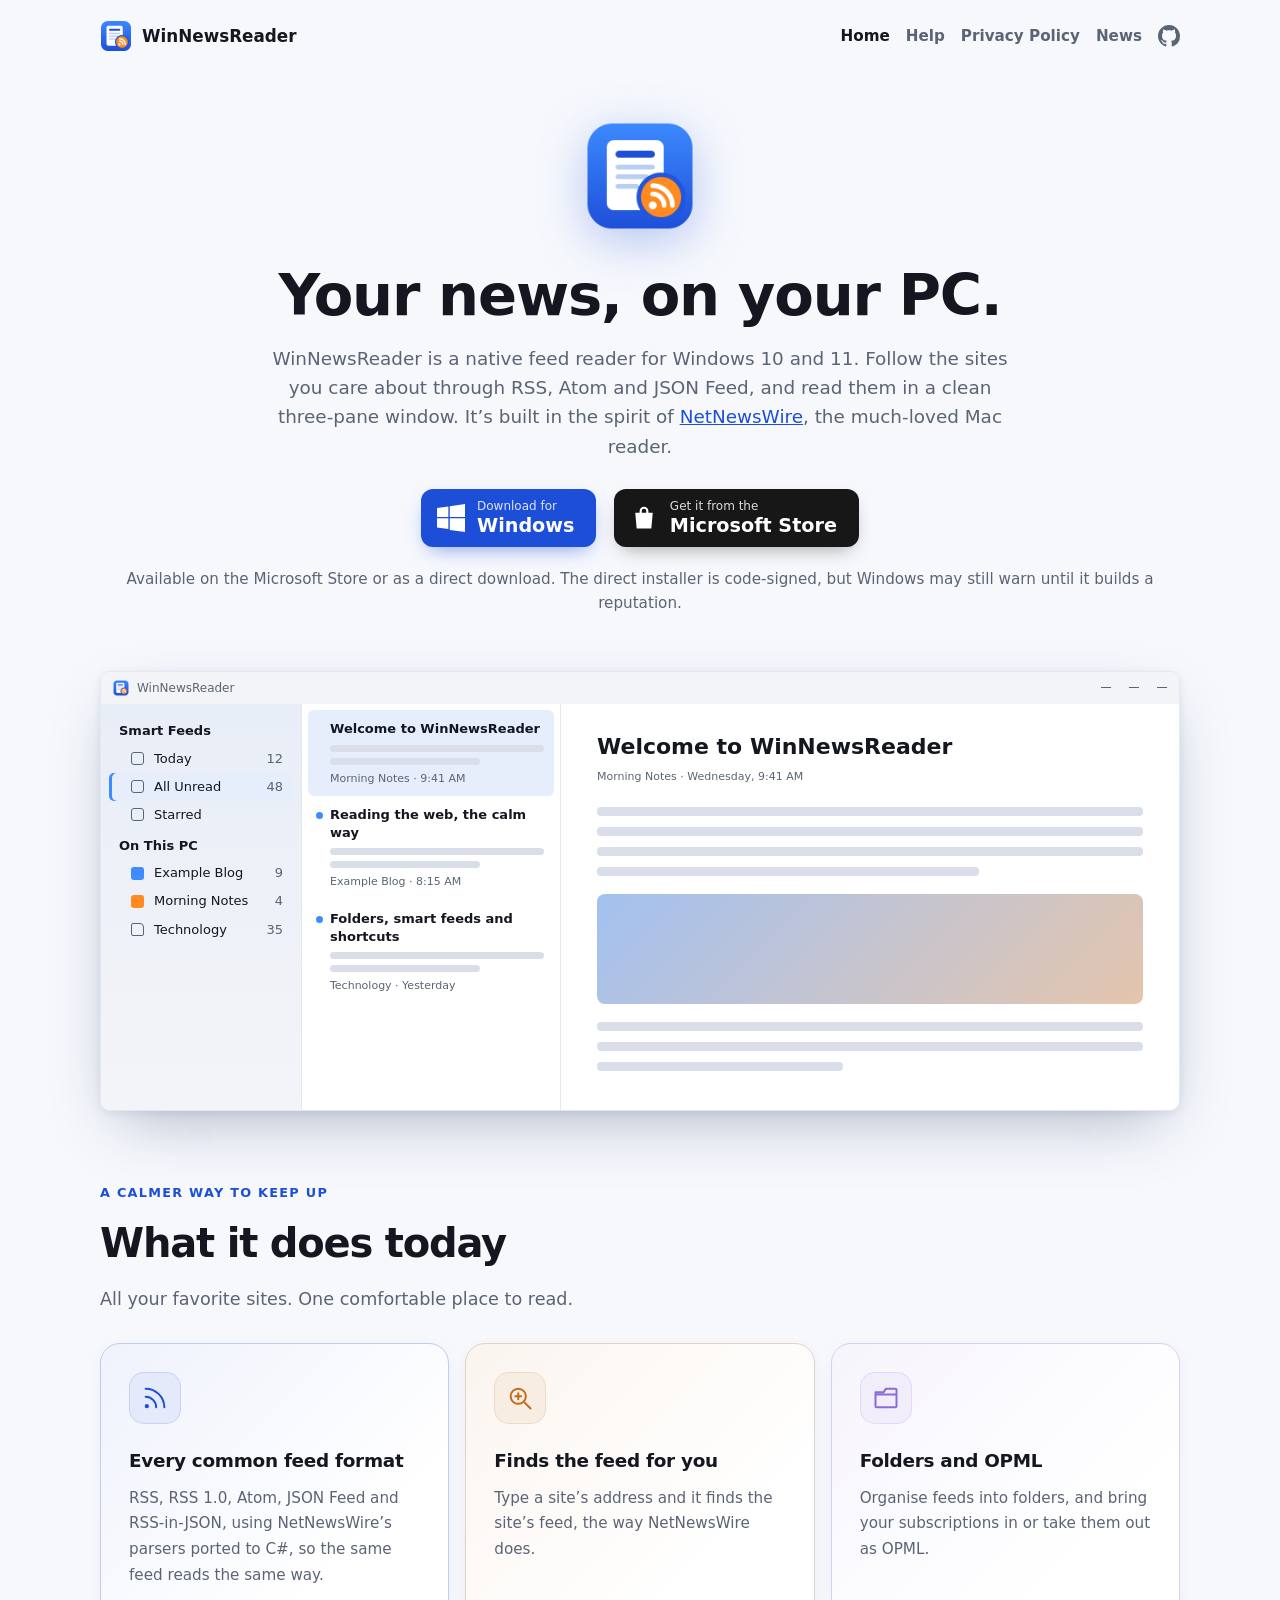
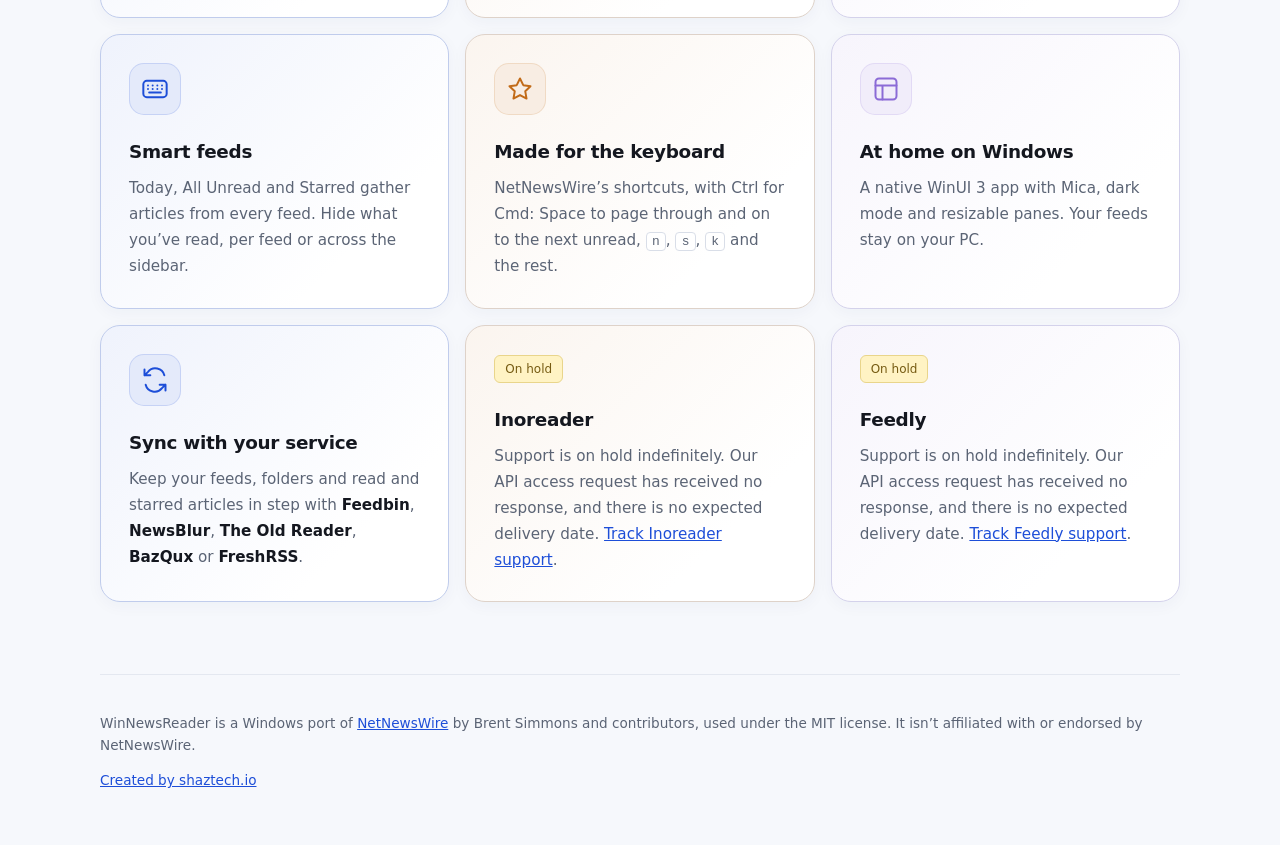
<file: site/index.html>
<!doctype html>
<html lang="en">
<head>
	<meta charset="utf-8">
	<meta name="viewport" content="width=device-width, initial-scale=1">
	<title>WinNewsReader — a feed reader for Windows</title>
	<meta name="description" content="A native RSS, Atom and JSON Feed reader for Windows 10 and 11, built in the spirit of NetNewsWire.">
	<meta name="color-scheme" content="light dark">
	<meta property="og:title" content="WinNewsReader">
	<meta property="og:description" content="A native feed reader for Windows, built in the spirit of NetNewsWire.">
	<meta property="og:image" content="https://winnewsreader.com/icon.png">
	<meta property="og:url" content="https://winnewsreader.com/">
	<link rel="icon" href="favicon.ico" sizes="any">
	<link rel="icon" href="icon.png" type="image/png">
	<link rel="alternate" type="application/atom+xml" title="WinNewsReader News" href="feed.xml">
	<link rel="stylesheet" href="styles.css">
</head>
<body>
	<header class="top">
		<a class="brand" href="/">
			<img src="icon.png" alt="" width="32" height="32">
			<span>WinNewsReader</span>
		</a>
		<nav class="links"><a href="/" aria-current="page">Home</a> <a href="/help/">Help</a> <a href="/privacy/">Privacy Policy</a> <a href="/news/">News</a> <a class="github" href="https://github.com/shaztechio/WinNewsReader" aria-label="WinNewsReader on GitHub" title="View on GitHub"><svg viewBox="0 0 16 16" width="22" height="22" aria-hidden="true" fill="currentColor"><path d="M8 0C3.58 0 0 3.58 0 8c0 3.54 2.29 6.53 5.47 7.59.4.07.55-.17.55-.38 0-.19-.01-.82-.01-1.49-2.01.37-2.53-.49-2.69-.94-.09-.23-.48-.94-.82-1.13-.28-.15-.68-.52-.01-.53.63-.01 1.08.58 1.23.82.72 1.21 1.87.87 2.33.66.07-.52.28-.87.51-1.07-1.78-.2-3.64-.89-3.64-3.95 0-.87.31-1.59.82-2.15-.08-.2-.36-1.02.08-2.12 0 0 .67-.21 2.2.82.64-.18 1.32-.27 2-.27.68 0 1.36.09 2 .27 1.53-1.04 2.2-.82 2.2-.82.44 1.1.16 1.92.08 2.12.51.56.82 1.27.82 2.15 0 3.07-1.87 3.75-3.65 3.95.29.25.54.73.54 1.48 0 1.07-.01 1.93-.01 2.2 0 .21.15.46.55.38A8.013 8.013 0 0 0 16 8c0-4.42-3.58-8-8-8z"/></svg></a></nav>
	</header>

	<main>
		<section class="hero">
			<img class="hero-icon" src="icon.png" alt="WinNewsReader icon" width="128" height="128">
			<h1>Your news, on your PC.</h1>
			<p class="lede">
				WinNewsReader is a native feed reader for Windows 10 and 11. Follow the sites you care about
				through RSS, Atom and JSON Feed, and read them in a clean three-pane window. It’s built in the
				spirit of <a href="https://netnewswire.com/">NetNewsWire</a>, the much-loved Mac reader.
			</p>
			<p class="download"><a class="badge" href="https://github.com/shaztechio/WinNewsReader/releases" aria-label="Download WinNewsReader for Windows from the Releases page"><svg viewBox="0 0 16 16" width="28" height="28" aria-hidden="true" fill="currentColor"><path d="M0 2.3 6.5 1.4v6H0zM7.3 1.3 16 0v7.4H7.3zM0 8.2h6.5v6.1L0 13.4zM7.3 8.2H16V16l-8.7-1.2z"/></svg><span><small>Download for</small><strong>Windows</strong></span></a> <a class="badge store" href="https://apps.microsoft.com/detail/9NRLK3849HVD" aria-label="Get WinNewsReader from the Microsoft Store"><svg viewBox="0 0 16 16" width="28" height="28" aria-hidden="true" fill="currentColor"><path d="M3 5h10l-.8 9H3.8zM5.5 5V4a2.5 2.5 0 0 1 5 0v1h-1.2V4a1.3 1.3 0 0 0-2.6 0v1z"/></svg><span><small>Get it from the</small><strong>Microsoft Store</strong></span></a></p>
			<p class="note">Available on the Microsoft Store or as a direct download. The direct installer is code-signed, but Windows may still warn until it builds a reputation.</p>
		</section>

		<!-- An illustration of the app's window, not a screenshot. -->
		<figure class="window" aria-label="Illustration of the WinNewsReader window: a sidebar of feeds, a list of articles, and an article">
			<div class="titlebar">
				<img src="icon.png" alt="" width="16" height="16">
				<span>WinNewsReader</span>
				<span class="controls" aria-hidden="true"><i></i><i></i><i></i></span>
			</div>
			<div class="panes">
				<div class="sidebar">
					<p class="group">Smart Feeds</p>
					<p class="row"><b class="glyph"></b>Today<em>12</em></p>
					<p class="row selected"><b class="glyph"></b>All Unread<em>48</em></p>
					<p class="row"><b class="glyph"></b>Starred</p>
					<p class="group">On This PC</p>
					<p class="row"><b class="dot blue"></b>Example Blog<em>9</em></p>
					<p class="row"><b class="dot orange"></b>Morning Notes<em>4</em></p>
					<p class="row"><b class="folder"></b>Technology<em>35</em></p>
				</div>
				<div class="timeline">
					<div class="item active">
						<p class="title">Welcome to WinNewsReader</p>
						<p class="line"></p><p class="line short"></p>
						<p class="meta">Morning Notes · 9:41 AM</p>
					</div>
					<div class="item unread">
						<p class="title">Reading the web, the calm way</p>
						<p class="line"></p><p class="line short"></p>
						<p class="meta">Example Blog · 8:15 AM</p>
					</div>
					<div class="item unread">
						<p class="title">Folders, smart feeds and shortcuts</p>
						<p class="line"></p><p class="line short"></p>
						<p class="meta">Technology · Yesterday</p>
					</div>
				</div>
				<div class="article">
					<p class="headline">Welcome to WinNewsReader</p>
					<p class="meta">Morning Notes · Wednesday, 9:41 AM</p>
					<p class="line"></p><p class="line"></p><p class="line"></p><p class="line short"></p>
					<p class="block"></p>
					<p class="line"></p><p class="line"></p><p class="line shorter"></p>
				</div>
			</div>
		</figure>

		<section class="features" id="features">
			<p class="feature-eyebrow">A calmer way to keep up</p>
			<h2>What it does today</h2>
			<p class="feature-intro">All your favorite sites. One comfortable place to read.</p>
			<ul class="grid">
				<li>
					<span class="feature-icon" aria-hidden="true"><svg viewBox="0 0 24 24" width="28" height="28" fill="none" stroke="currentColor" stroke-width="1.7" stroke-linecap="round" stroke-linejoin="round"><circle cx="5" cy="19" r="1"/><path d="M4 11a9 9 0 0 1 9 9M4 4a16 16 0 0 1 16 16"/></svg></span>
					<h3>Every common feed format</h3>
					<p>RSS, RSS 1.0, Atom, JSON Feed and RSS-in-JSON, using NetNewsWire’s parsers ported to C#, so the same feed reads the same way.</p>
				</li>
				<li>
					<span class="feature-icon" aria-hidden="true"><svg viewBox="0 0 24 24" width="28" height="28" fill="none" stroke="currentColor" stroke-width="1.7" stroke-linecap="round" stroke-linejoin="round"><circle cx="10.5" cy="10.5" r="6.5"/><path d="m16 16 5 5M8 10.5h5m-2.5-2.5v5"/></svg></span>
					<h3>Finds the feed for you</h3>
					<p>Type a site’s address and it finds the site’s feed, the way NetNewsWire does.</p>
				</li>
				<li>
					<span class="feature-icon" aria-hidden="true"><svg viewBox="0 0 24 24" width="28" height="28" fill="none" stroke="currentColor" stroke-width="1.7" stroke-linecap="round" stroke-linejoin="round"><path d="M3 7h7l2-3h8a1 1 0 0 1 1 1v14a1 1 0 0 1-1 1H4a1 1 0 0 1-1-1V7Zm0 2h18"/></svg></span>
					<h3>Folders and OPML</h3>
					<p>Organise feeds into folders, and bring your subscriptions in or take them out as OPML.</p>
				</li>
				<li>
					<span class="feature-icon" aria-hidden="true"><svg viewBox="0 0 24 24" width="28" height="28" fill="none" stroke="currentColor" stroke-width="1.7" stroke-linecap="round" stroke-linejoin="round"><rect x="2" y="5" width="20" height="14" rx="3"/><path d="M6 9h.01M10 9h.01M14 9h.01M18 9h.01M6 12h.01M10 12h.01M14 12h.01M18 12h.01M7 15h10"/></svg></span>
					<h3>Smart feeds</h3>
					<p>Today, All Unread and Starred gather articles from every feed. Hide what you’ve read, per feed or across the sidebar.</p>
				</li>
				<li>
					<span class="feature-icon" aria-hidden="true"><svg viewBox="0 0 24 24" width="28" height="28" fill="none" stroke="currentColor" stroke-width="1.7" stroke-linecap="round" stroke-linejoin="round"><path d="m12 3 2.8 5.7 6.2.9-4.5 4.4 1.1 6.2-5.6-3-5.6 3 1.1-6.2L3 9.6l6.2-.9Z"/></svg></span>
					<h3>Made for the keyboard</h3>
					<p>NetNewsWire’s shortcuts, with Ctrl for Cmd: Space to page through and on to the next unread, <kbd>n</kbd>, <kbd>s</kbd>, <kbd>k</kbd> and the rest.</p>
				</li>
				<li>
					<span class="feature-icon" aria-hidden="true"><svg viewBox="0 0 24 24" width="28" height="28" fill="none" stroke="currentColor" stroke-width="1.7" stroke-linecap="round" stroke-linejoin="round"><rect x="3" y="3" width="18" height="18" rx="3"/><path d="M3 9h18M9 9v12"/></svg></span>
					<h3>At home on Windows</h3>
					<p>A native WinUI 3 app with Mica, dark mode and resizable panes. Your feeds stay on your PC.</p>
				</li>
				<li>
					<span class="feature-icon" aria-hidden="true"><svg viewBox="0 0 24 24" width="28" height="28" fill="none" stroke="currentColor" stroke-width="1.7" stroke-linecap="round" stroke-linejoin="round"><path d="M20 8a8 8 0 0 0-14-3L3 8m0-5v5h5M4 16a8 8 0 0 0 14 3l3-3m0 5v-5h-5"/></svg></span>
					<h3>Sync with your service</h3>
					<p>Keep your feeds, folders and read and starred articles in step with <strong>Feedbin</strong>, <strong>NewsBlur</strong>, <strong>The Old Reader</strong>, <strong>BazQux</strong> or <strong>FreshRSS</strong>.</p>
				</li>
				<li>
					<span class="coming-soon">On hold</span>
					<h3>Inoreader</h3>
					<p>Support is on hold indefinitely. Our API access request has received no response, and there is no expected delivery date. <a href="https://github.com/shaztechio/WinNewsReader/issues/27">Track Inoreader support</a>.</p>
				</li>
				<li>
					<span class="coming-soon">On hold</span>
					<h3>Feedly</h3>
					<p>Support is on hold indefinitely. Our API access request has received no response, and there is no expected delivery date. <a href="https://github.com/shaztechio/WinNewsReader/issues/28">Track Feedly support</a>.</p>
				</li>
			</ul>
		</section>

	</main>

	<footer>
		<p>
			WinNewsReader is a Windows port of <a href="https://github.com/Ranchero-Software/NetNewsWire">NetNewsWire</a>
			by Brent Simmons and contributors, used under the MIT license. It isn’t affiliated with or endorsed by NetNewsWire.
		</p>
		<p><a href="https://shaztech.io/">Created by shaztech.io</a></p>
	</footer>
</body>
</html>
</file>
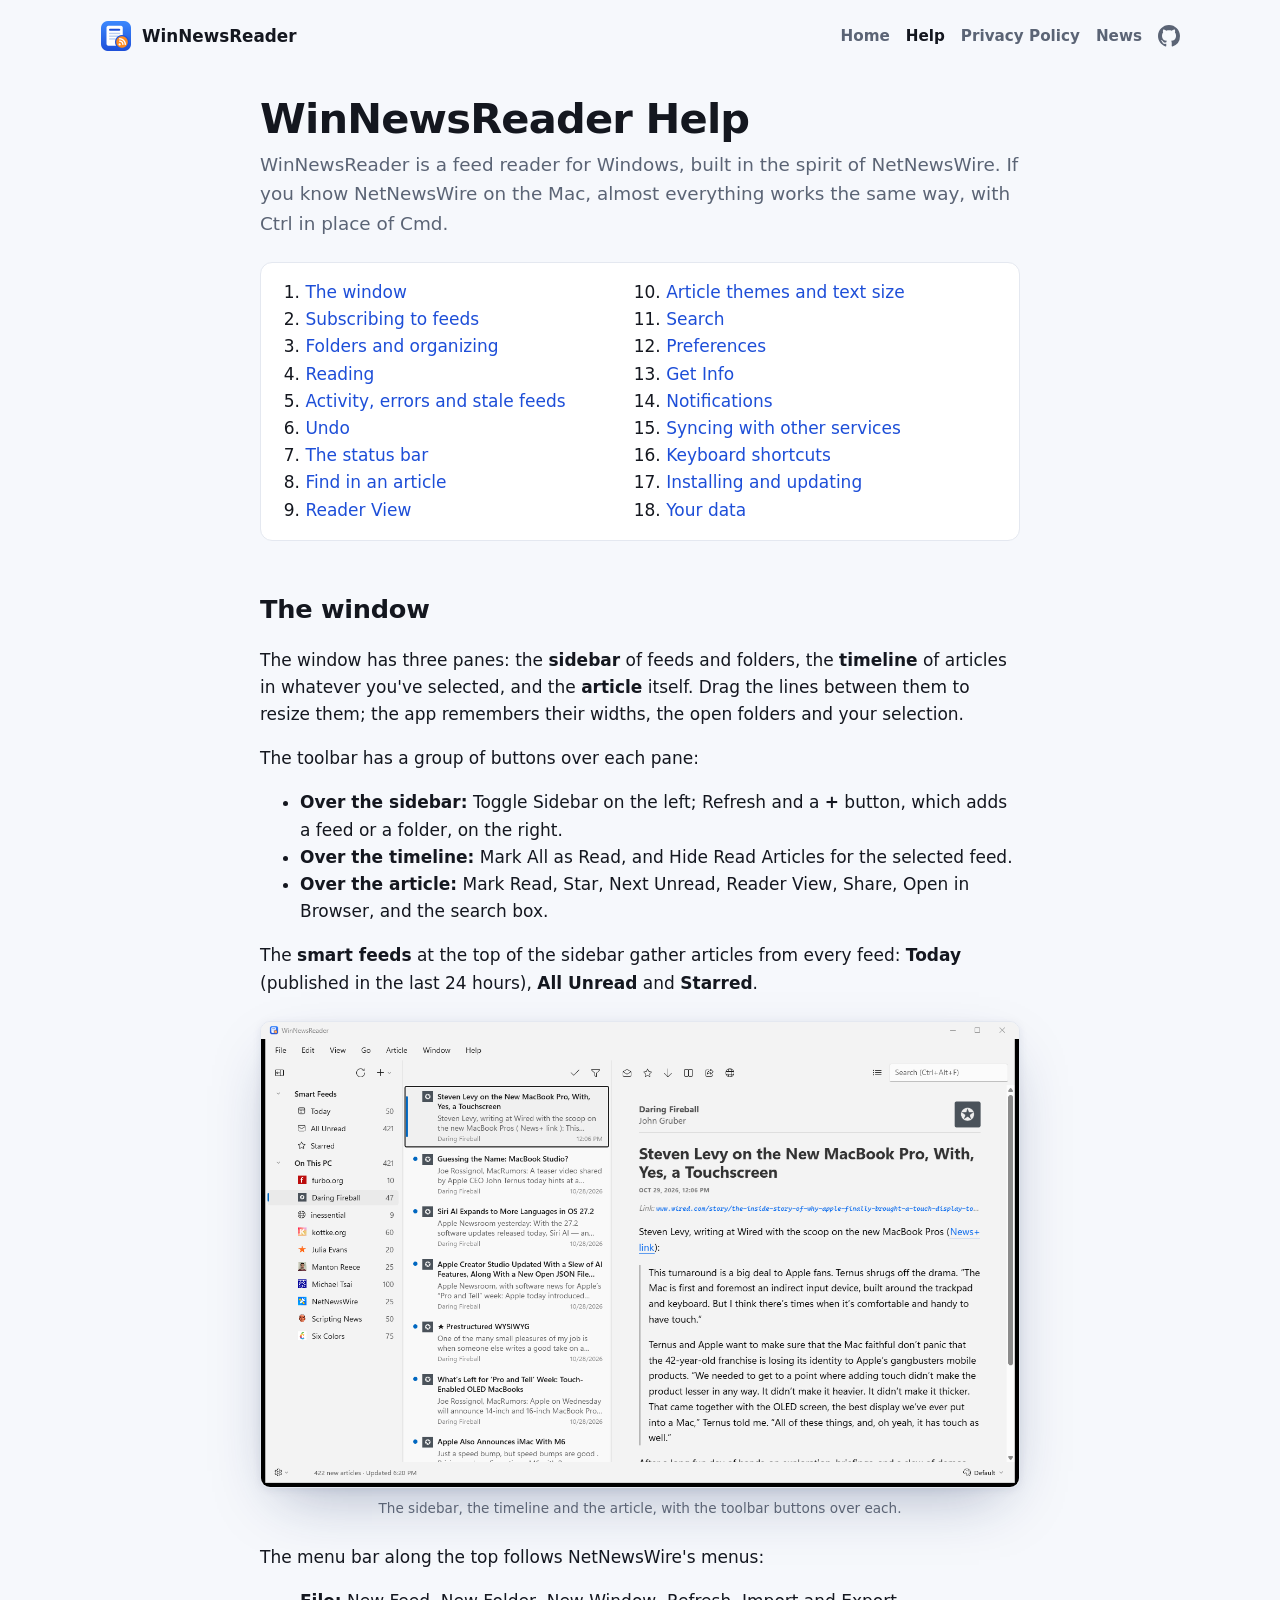
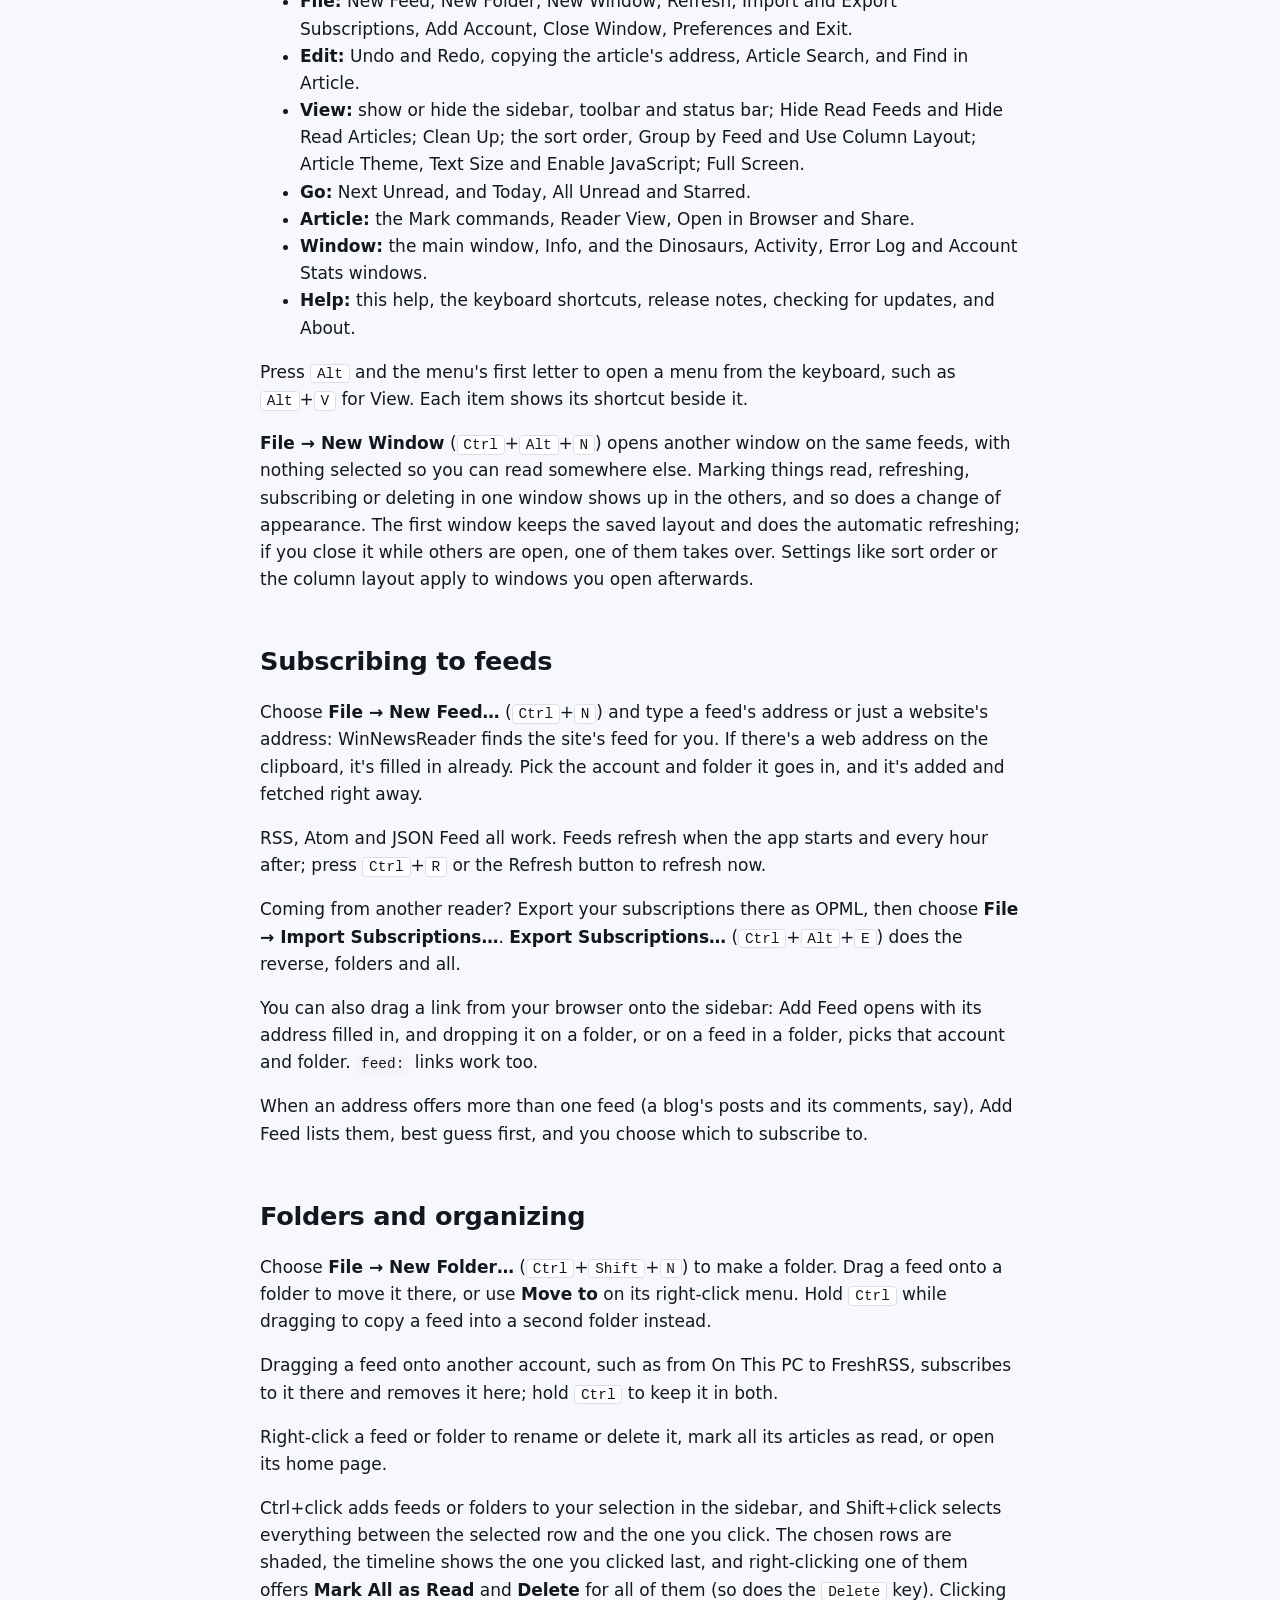
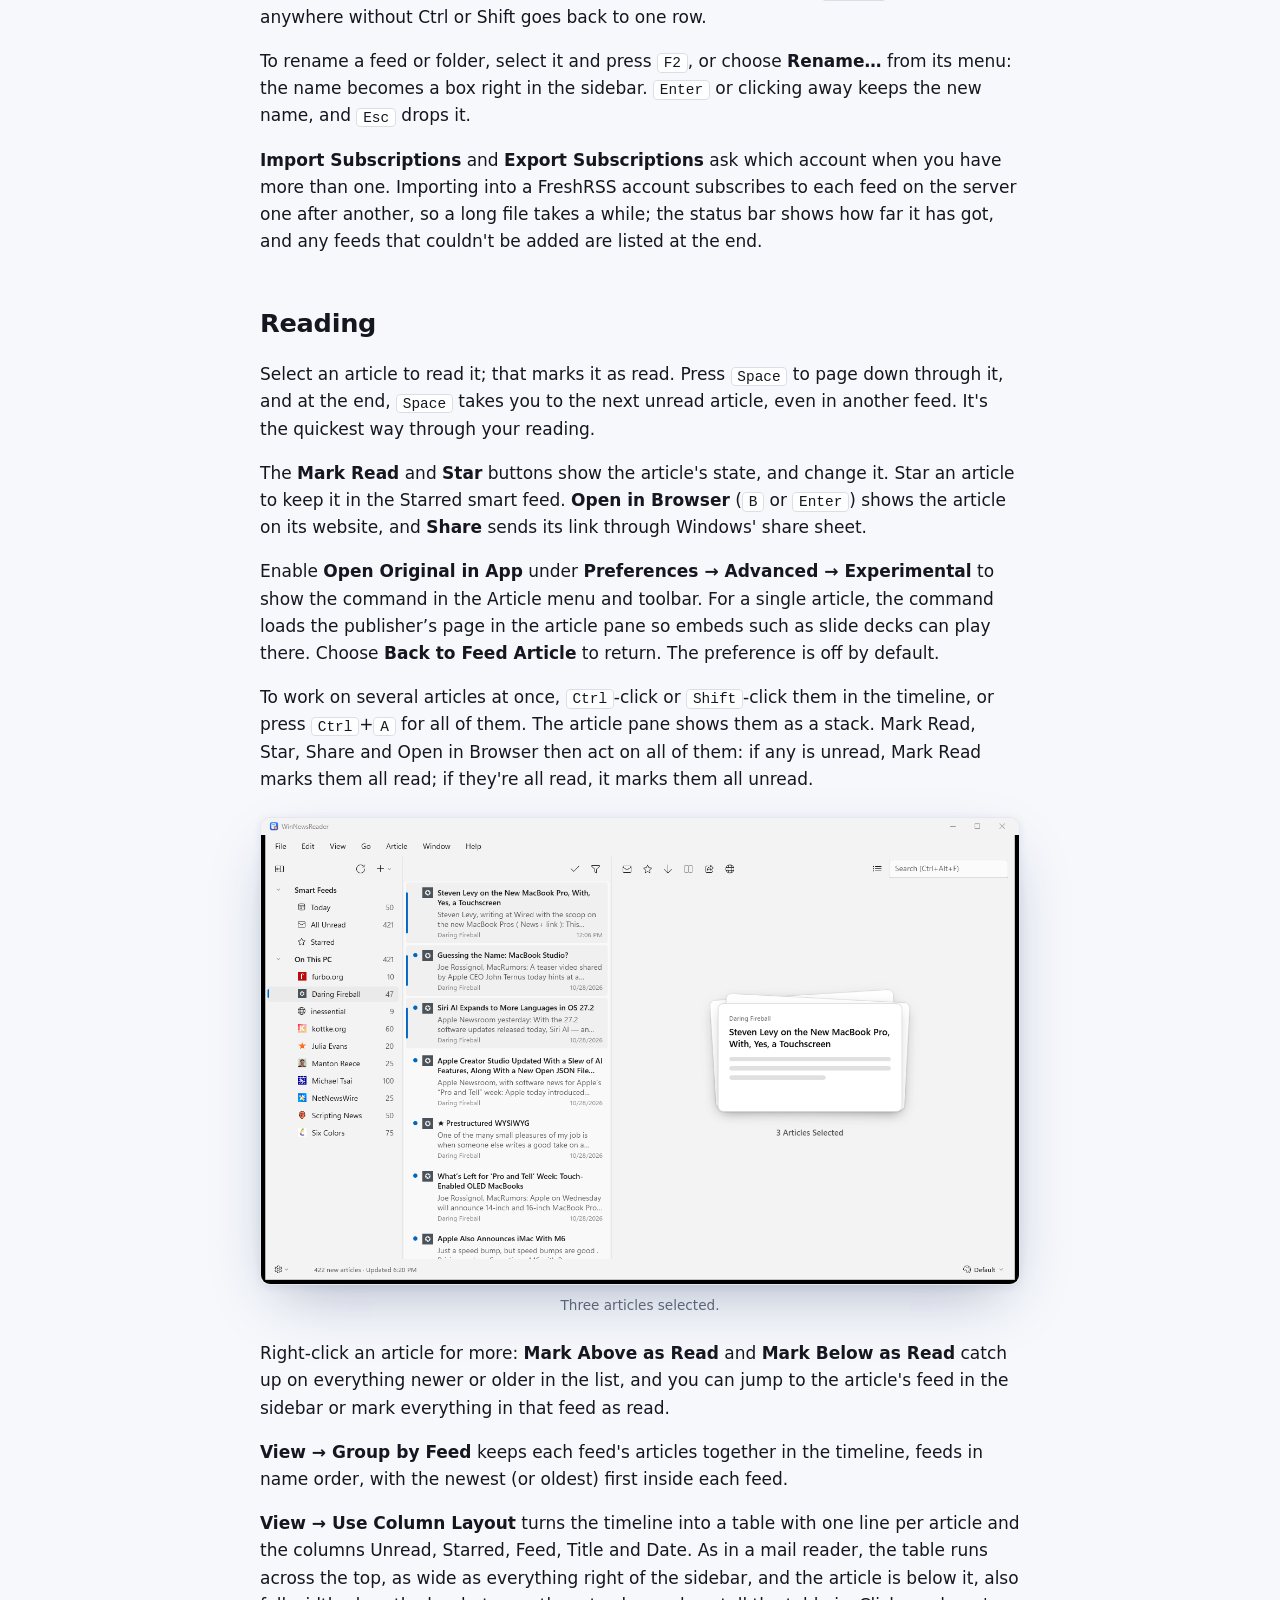
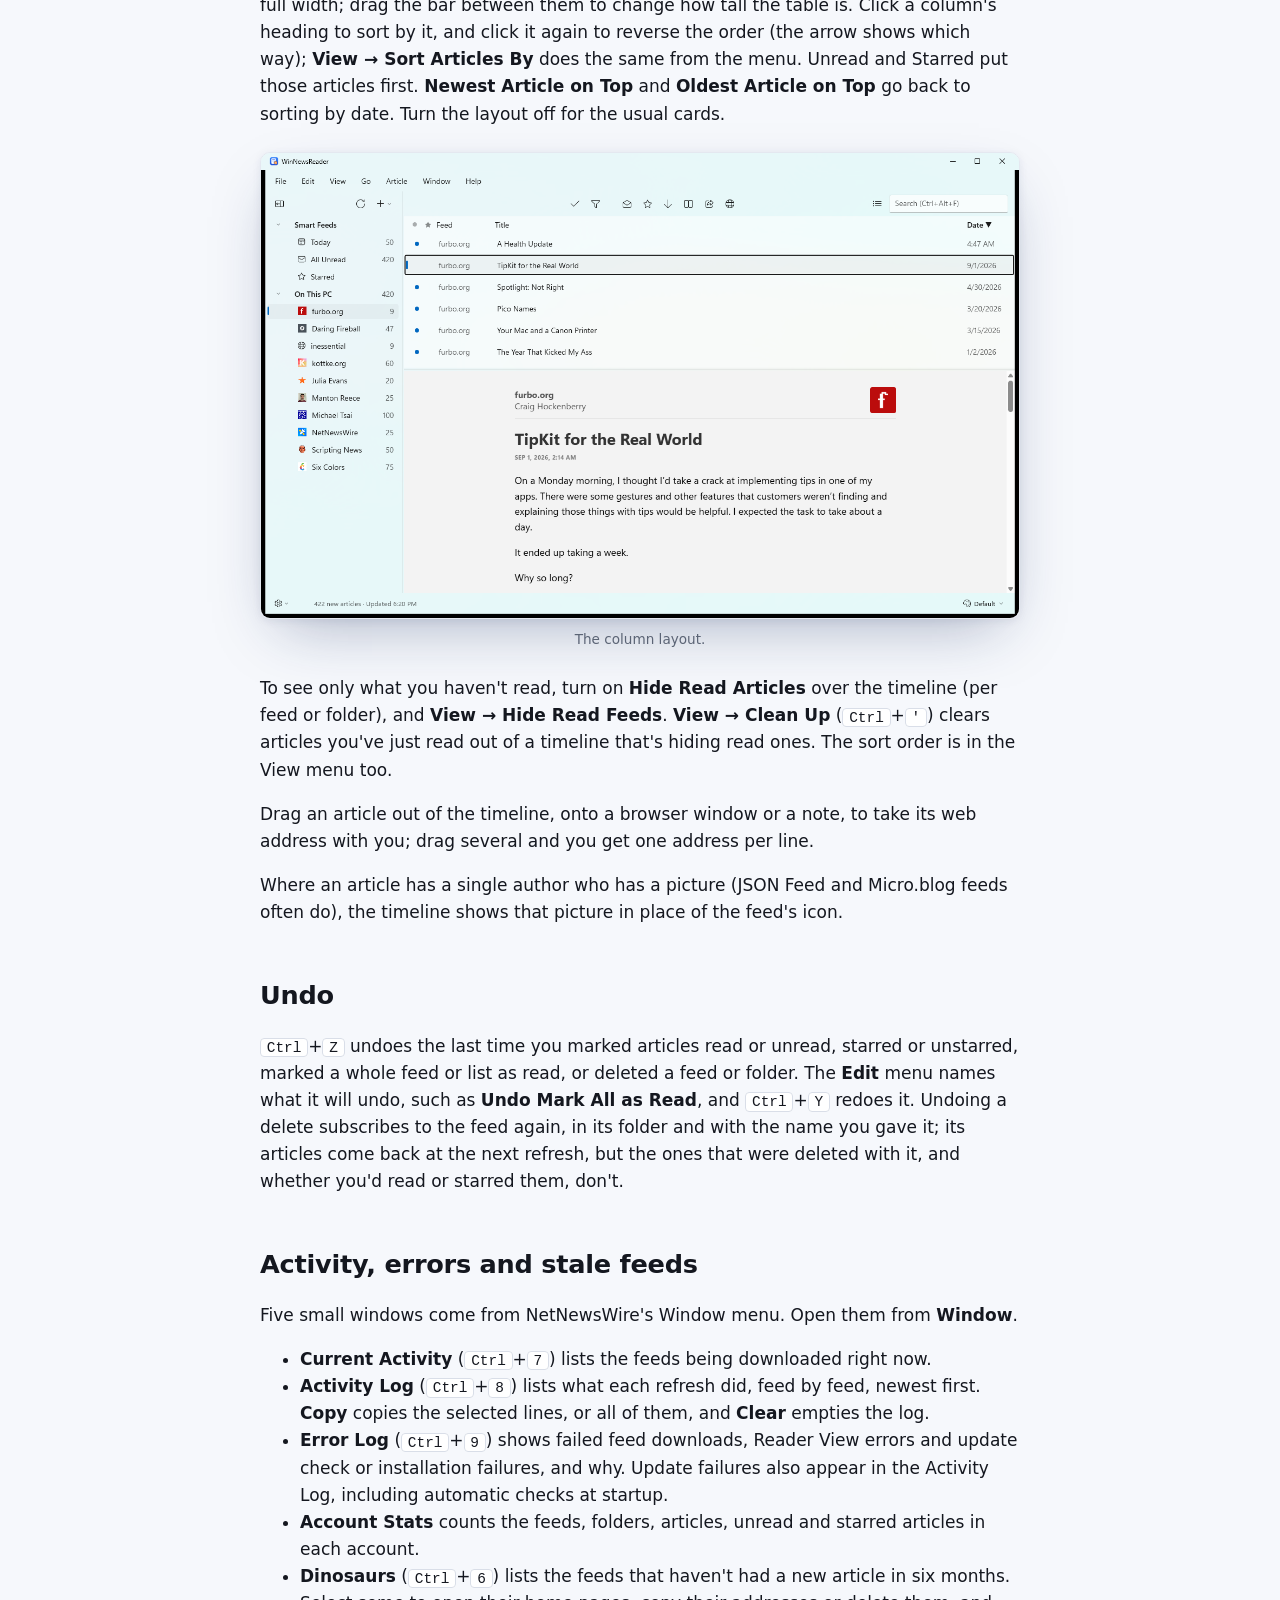
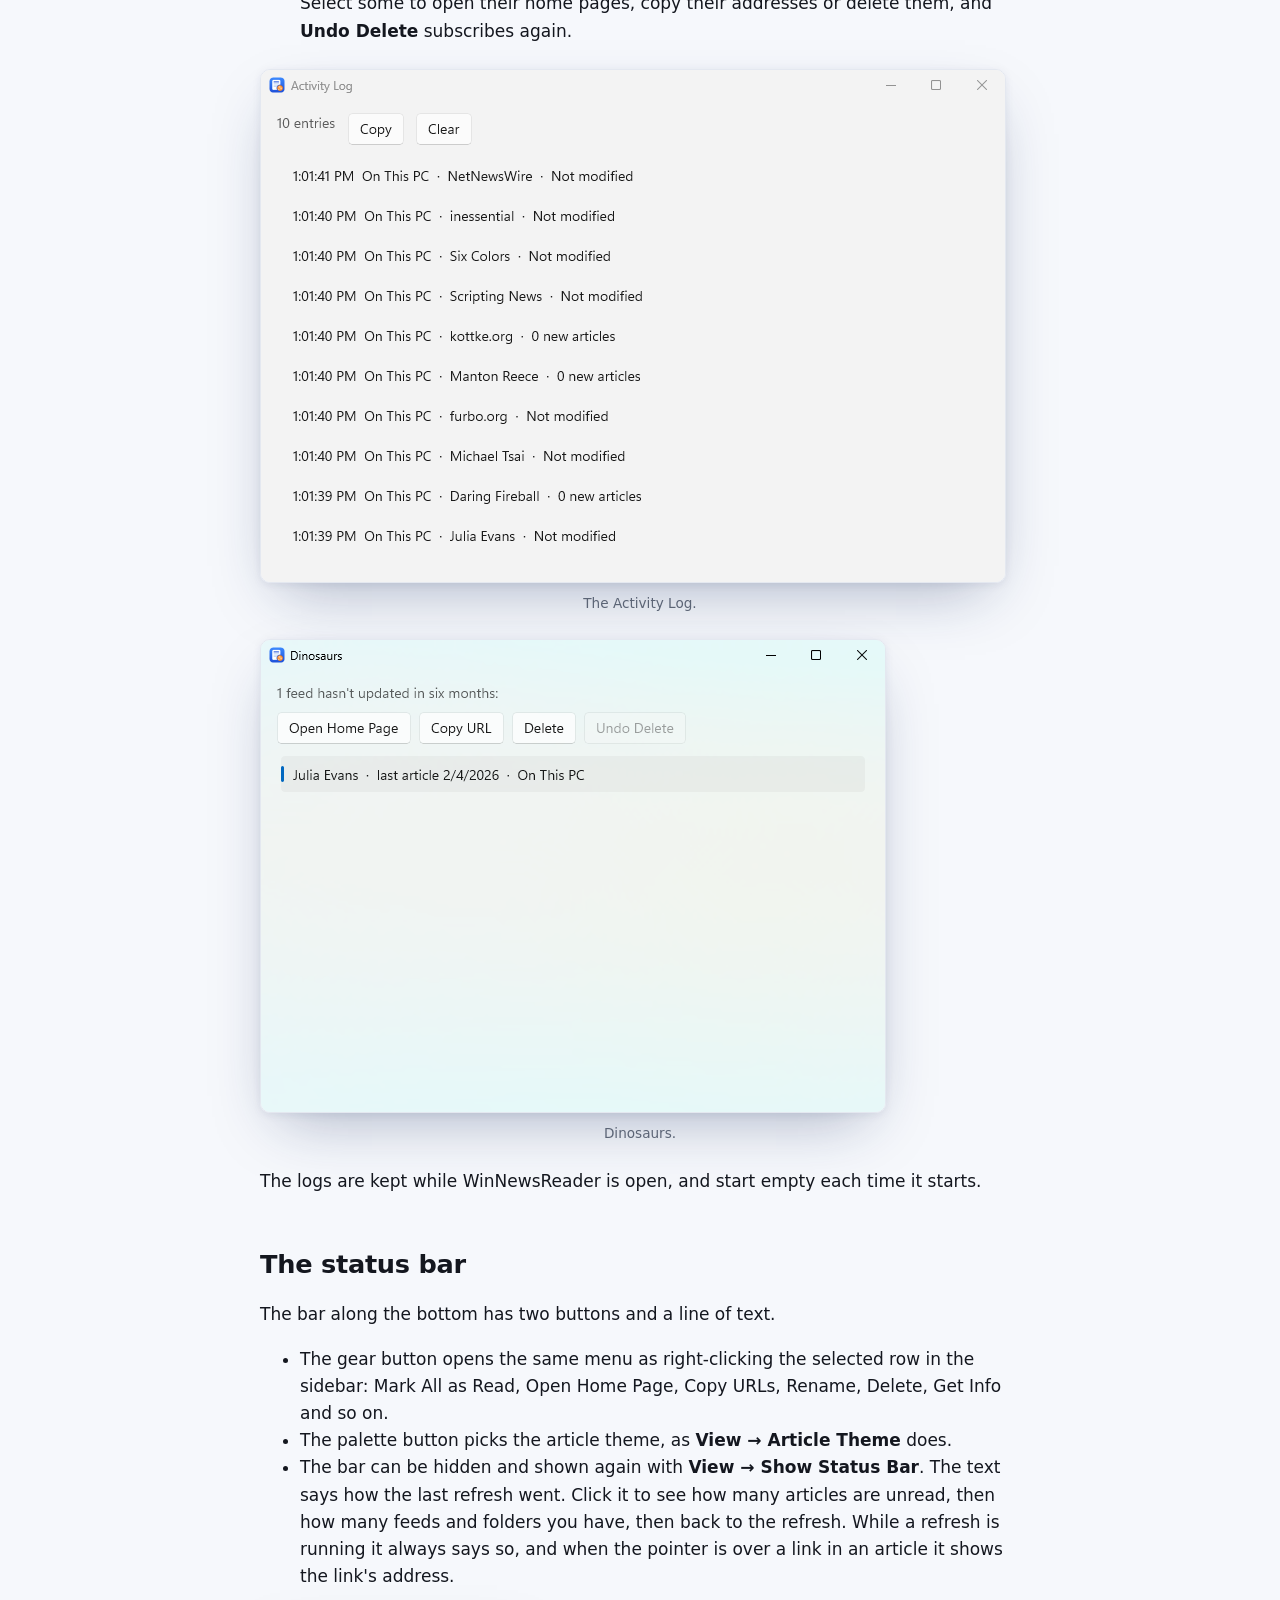
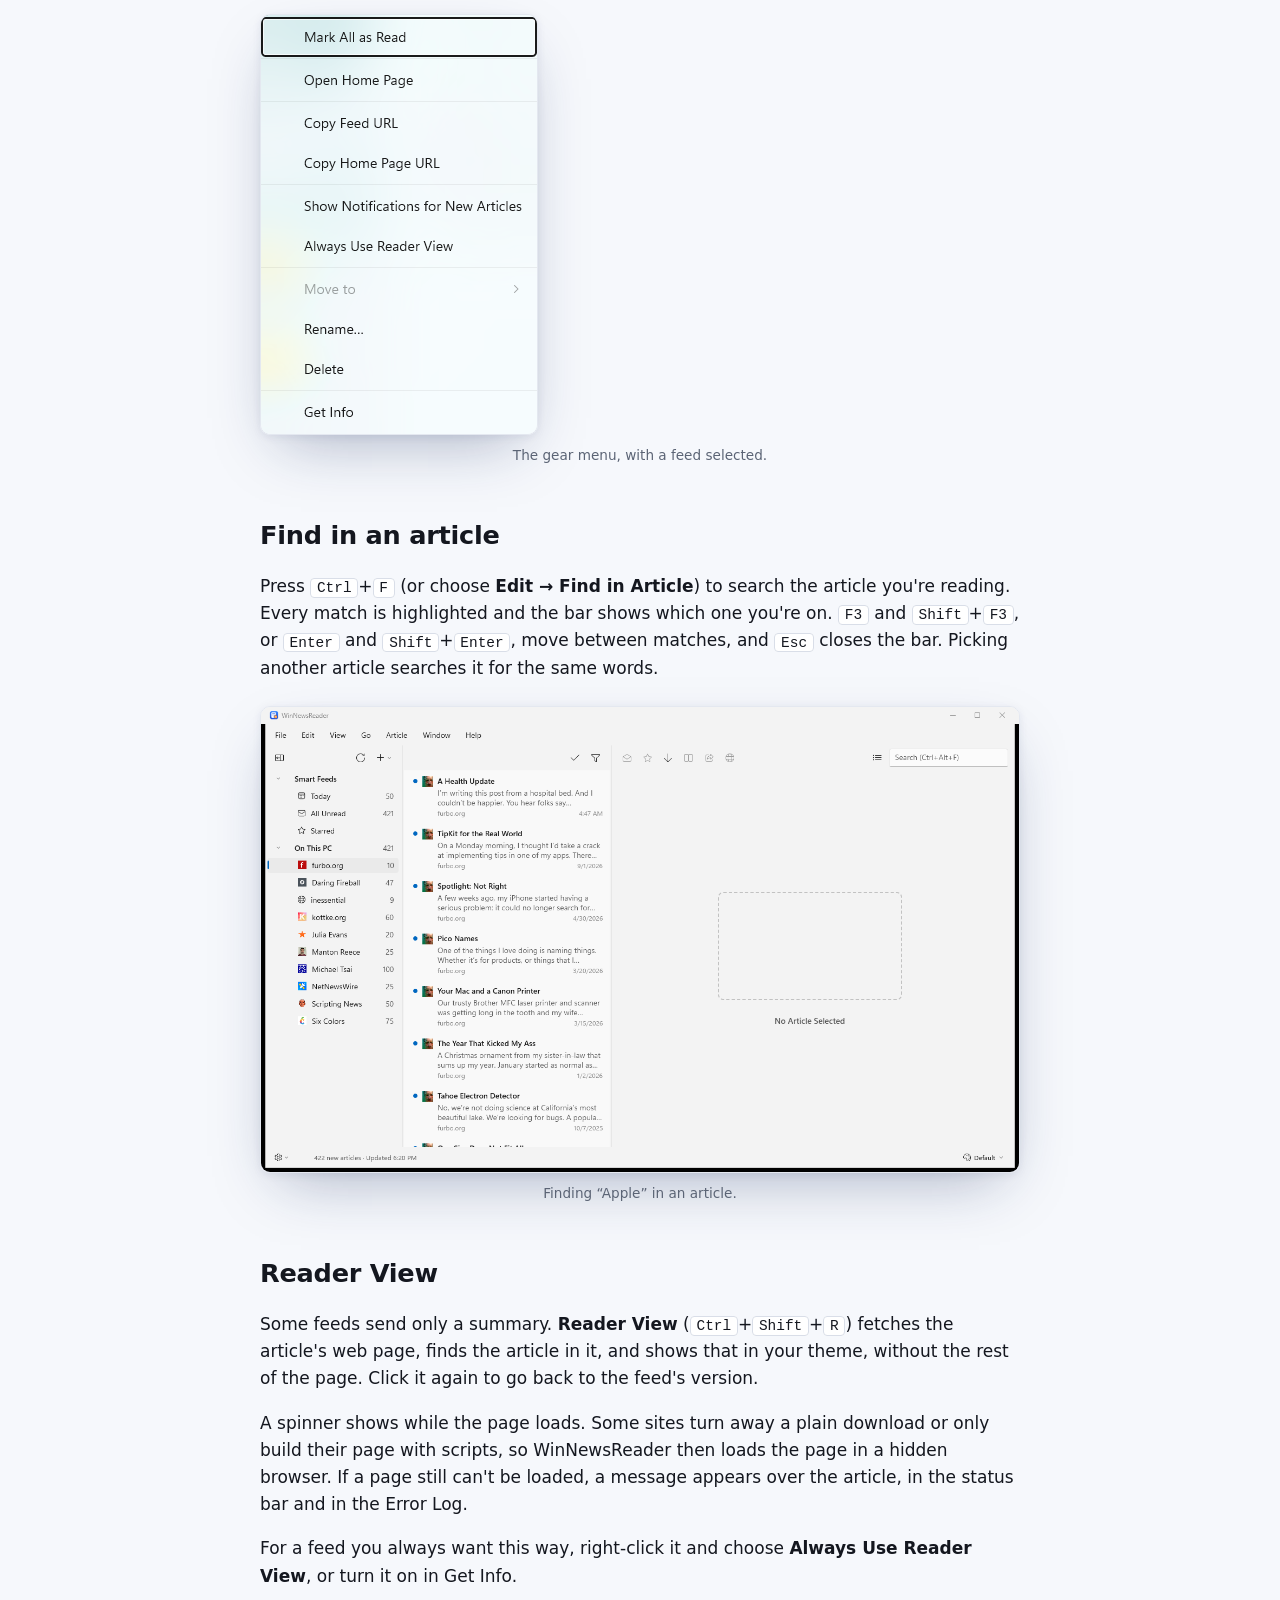
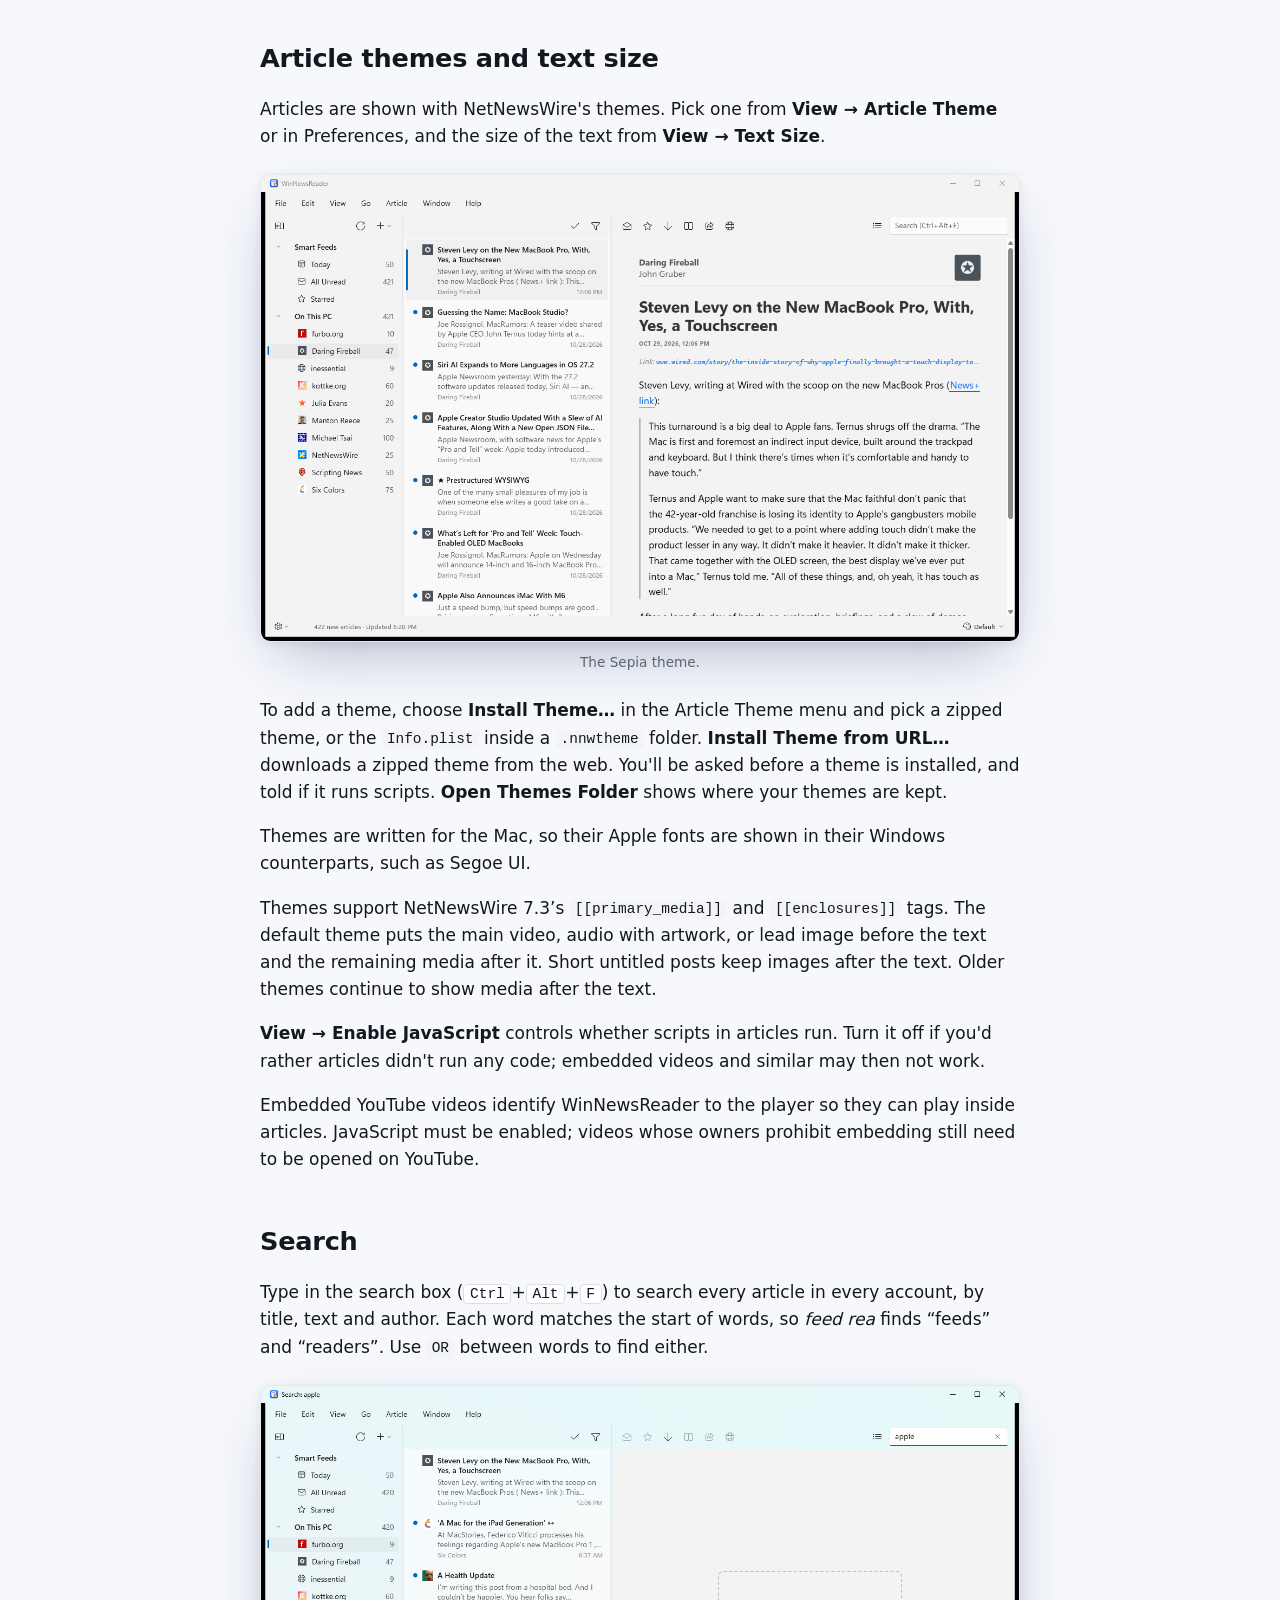
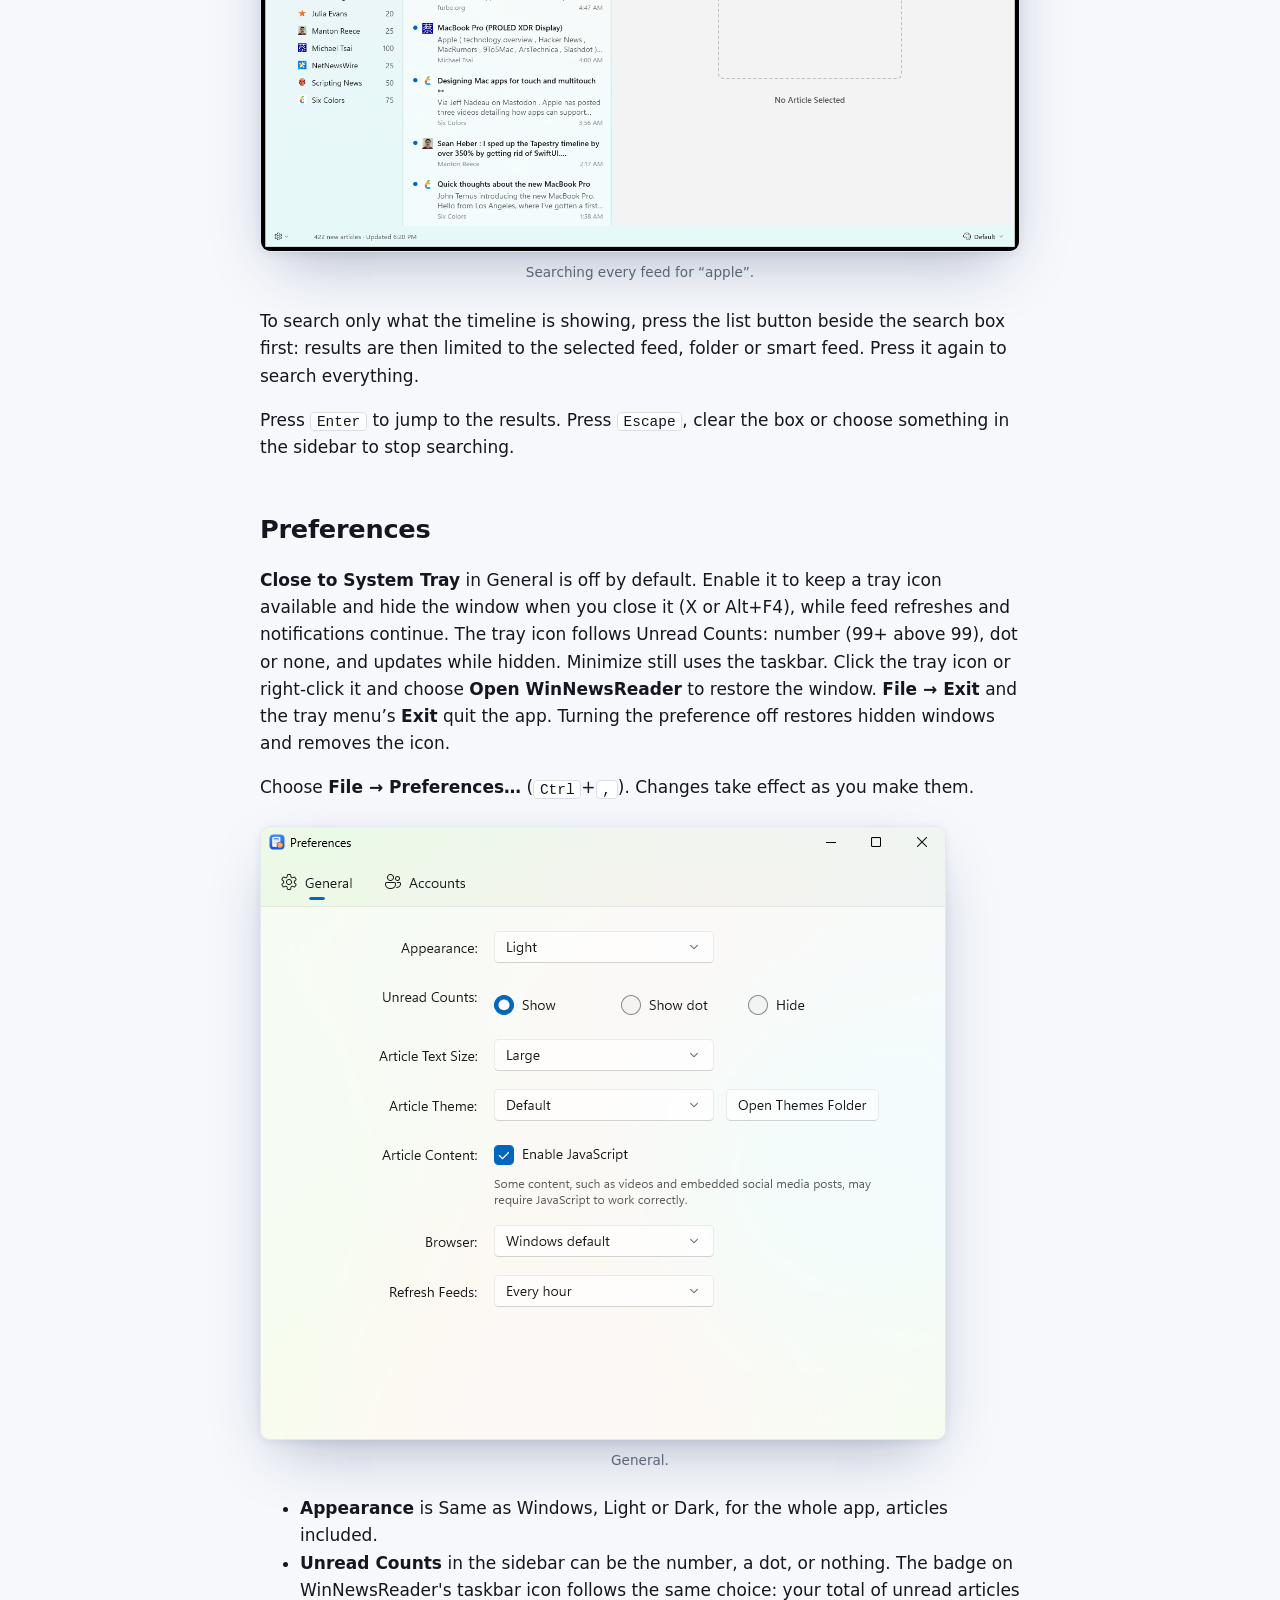
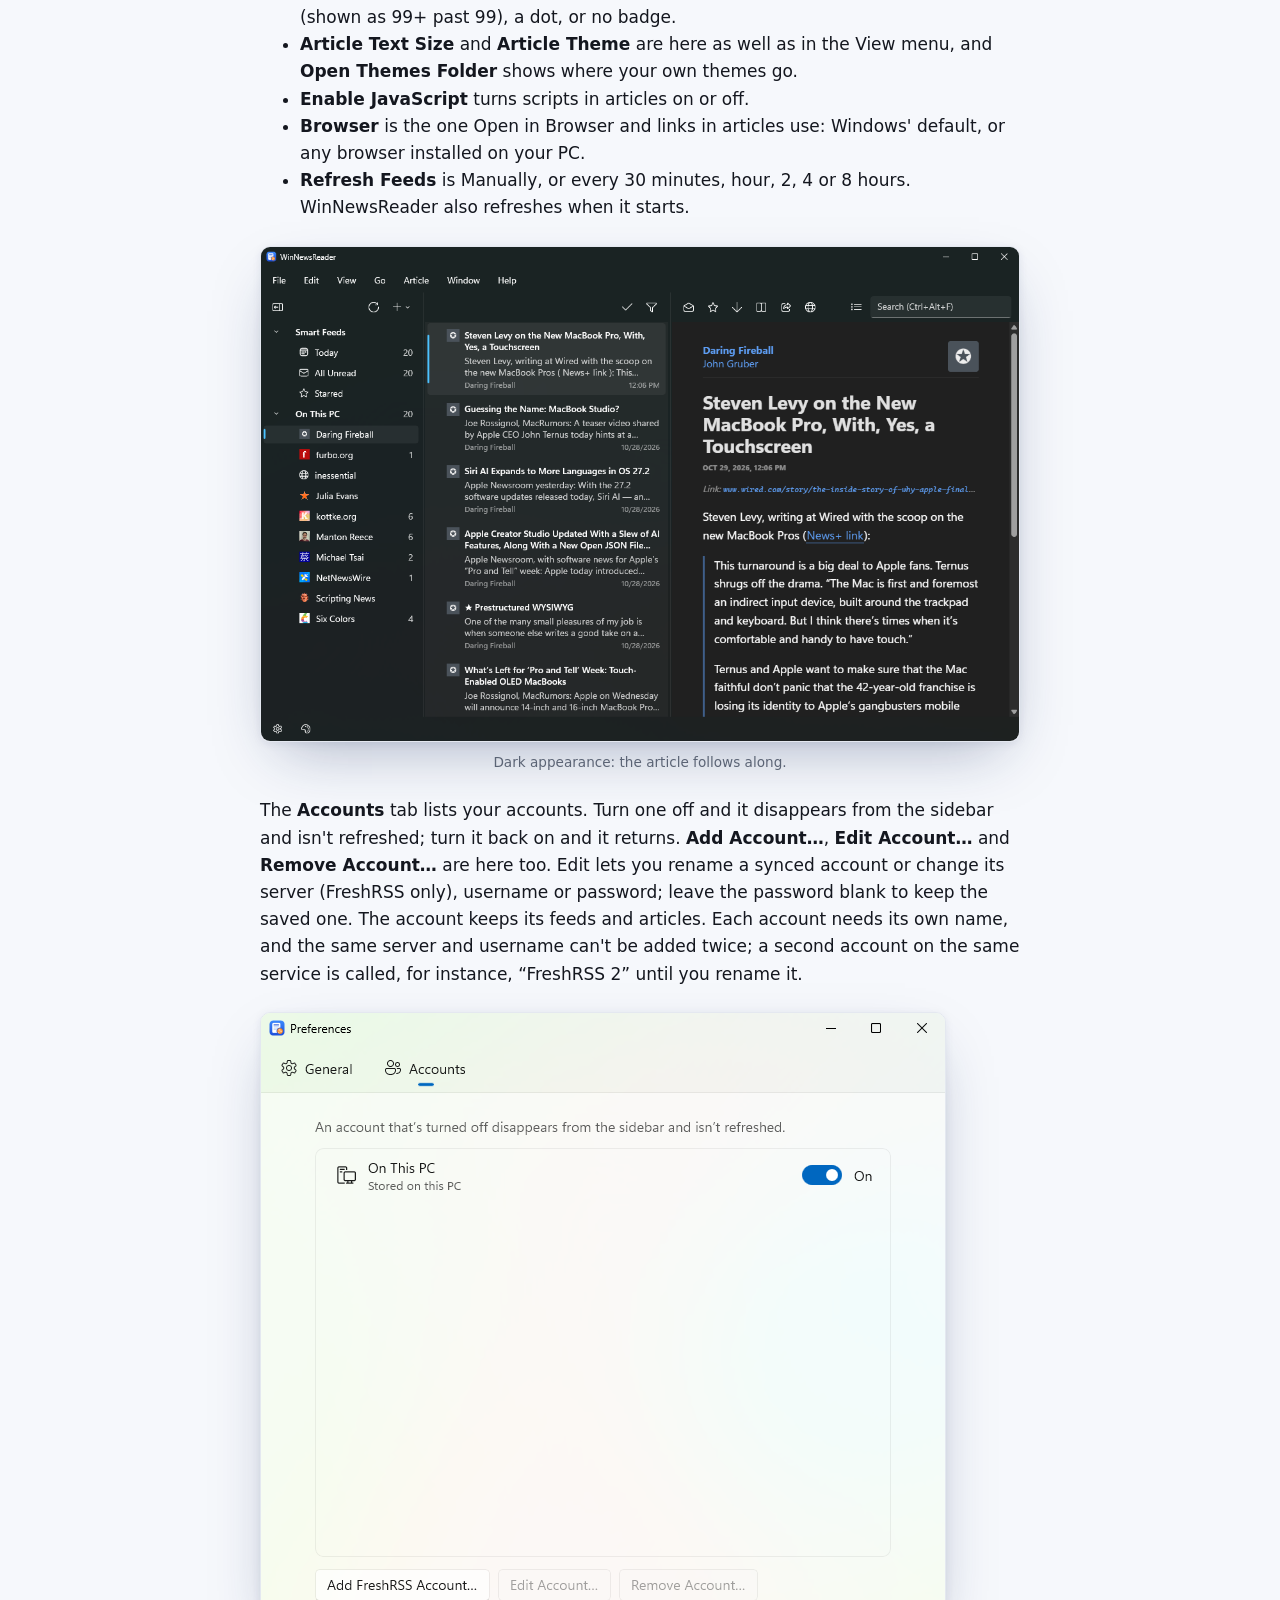
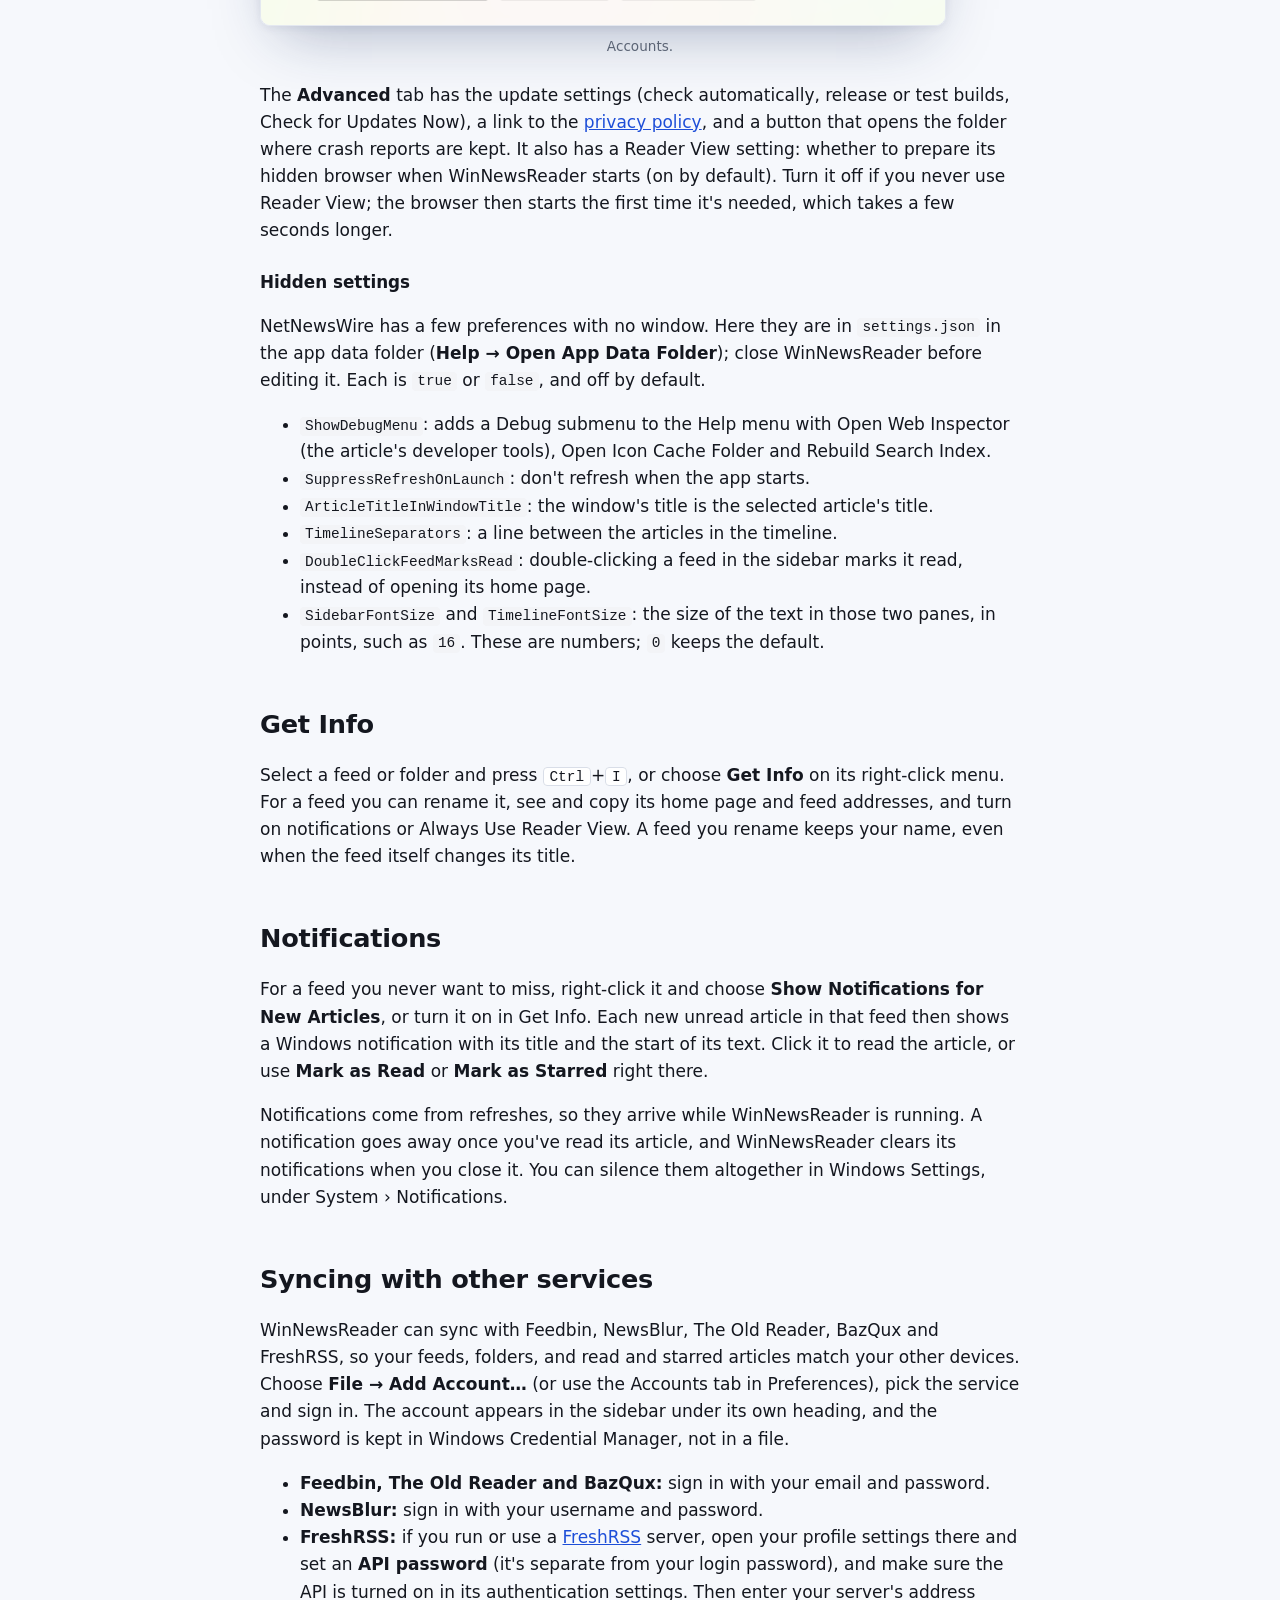
<file: site/help/index.html>
<!doctype html>
<html lang="en">
<head>
	<meta charset="utf-8">
	<meta name="viewport" content="width=device-width, initial-scale=1">
	<title>WinNewsReader Help</title>
	<meta name="description" content="How to use WinNewsReader: subscribing to feeds, reading, keyboard shortcuts, themes, Reader View, search and syncing with Feedbin, NewsBlur, The Old Reader, BazQux and FreshRSS.">
	<meta name="color-scheme" content="light dark">
	<meta property="og:image" content="https://winnewsreader.com/icon.png">
	<link rel="icon" href="../favicon.ico" sizes="any">
	<link rel="icon" href="../icon.png" type="image/png">
	<link rel="stylesheet" href="../styles.css">
</head>
<body>
	<header class="top">
		<a class="brand" href="/">
			<img src="../icon.png" alt="" width="32" height="32">
			<span>WinNewsReader</span>
		</a>
		<nav class="links"><a href="/">Home</a> <a href="/help/" aria-current="page">Help</a> <a href="/privacy/">Privacy Policy</a> <a href="/news/">News</a> <a class="github" href="https://github.com/shaztechio/WinNewsReader" aria-label="WinNewsReader on GitHub" title="View on GitHub"><svg viewBox="0 0 16 16" width="22" height="22" aria-hidden="true" fill="currentColor"><path d="M8 0C3.58 0 0 3.58 0 8c0 3.54 2.29 6.53 5.47 7.59.4.07.55-.17.55-.38 0-.19-.01-.82-.01-1.49-2.01.37-2.53-.49-2.69-.94-.09-.23-.48-.94-.82-1.13-.28-.15-.68-.52-.01-.53.63-.01 1.08.58 1.23.82.72 1.21 1.87.87 2.33.66.07-.52.28-.87.51-1.07-1.78-.2-3.64-.89-3.64-3.95 0-.87.31-1.59.82-2.15-.08-.2-.36-1.02.08-2.12 0 0 .67-.21 2.2.82.64-.18 1.32-.27 2-.27.68 0 1.36.09 2 .27 1.53-1.04 2.2-.82 2.2-.82.44 1.1.16 1.92.08 2.12.51.56.82 1.27.82 2.15 0 3.07-1.87 3.75-3.65 3.95.29.25.54.73.54 1.48 0 1.07-.01 1.93-.01 2.2 0 .21.15.46.55.38A8.013 8.013 0 0 0 16 8c0-4.42-3.58-8-8-8z"/></svg></a></nav>
	</header>

	<main class="doc">
		<h1>WinNewsReader Help</h1>
		<p class="lede">WinNewsReader is a feed reader for Windows, built in the spirit of NetNewsWire. If you know NetNewsWire on the Mac, almost everything works the same way, with Ctrl in place of Cmd.</p>

		<nav class="toc" aria-label="Contents">
			<ol>
				<li><a href="#window">The window</a></li>
				<li><a href="#subscribing">Subscribing to feeds</a></li>
				<li><a href="#organizing">Folders and organizing</a></li>
				<li><a href="#reading">Reading</a></li>
				<li><a href="#windows">Activity, errors and stale feeds</a></li>
				<li><a href="#undo">Undo</a></li>
				<li><a href="#statusbar">The status bar</a></li>
				<li><a href="#find">Find in an article</a></li>
				<li><a href="#reader-view">Reader View</a></li>
				<li><a href="#themes">Article themes and text size</a></li>
				<li><a href="#search">Search</a></li>
				<li><a href="#preferences">Preferences</a></li>
				<li><a href="#inspector">Get Info</a></li>
				<li><a href="#notifications">Notifications</a></li>
				<li><a href="#freshrss">Syncing with other services</a></li>
				<li><a href="#keyboard">Keyboard shortcuts</a></li>
				<li><a href="#installing">Installing and updating</a></li>
				<li><a href="#data">Your data</a></li>
			</ol>
		</nav>

		<section id="window">
			<h2>The window</h2>
			<p>The window has three panes: the <strong>sidebar</strong> of feeds and folders, the <strong>timeline</strong> of articles in whatever you've selected, and the <strong>article</strong> itself. Drag the lines between them to resize them; the app remembers their widths, the open folders and your selection.</p>
			<p>The toolbar has a group of buttons over each pane:</p>
			<ul>
				<li><strong>Over the sidebar:</strong> Toggle Sidebar on the left; Refresh and a <strong>+</strong> button, which adds a feed or a folder, on the right.</li>
				<li><strong>Over the timeline:</strong> Mark All as Read, and Hide Read Articles for the selected feed.</li>
				<li><strong>Over the article:</strong> Mark Read, Star, Next Unread, Reader View, Share, Open in Browser, and the search box.</li>
			</ul>
			<p>The <strong>smart feeds</strong> at the top of the sidebar gather articles from every feed: <strong>Today</strong> (published in the last 24 hours), <strong>All Unread</strong> and <strong>Starred</strong>.</p>
			<figure class="shot">
				<img src="images/window-light.png" width="1184" height="772" alt="The WinNewsReader window: a sidebar of feeds, a timeline of articles from Daring Fireball, and the selected article." loading="lazy">
				<figcaption>The sidebar, the timeline and the article, with the toolbar buttons over each.</figcaption>
			</figure>
			<p>The menu bar along the top follows NetNewsWire's menus:</p>
			<ul>
				<li><strong>File:</strong> New Feed, New Folder, New Window, Refresh, Import and Export Subscriptions, Add Account, Close Window, Preferences and Exit.</li>
				<li><strong>Edit:</strong> Undo and Redo, copying the article's address, Article Search, and Find in Article.</li>
				<li><strong>View:</strong> show or hide the sidebar, toolbar and status bar; Hide Read Feeds and Hide Read Articles; Clean Up; the sort order, Group by Feed and Use Column Layout; Article Theme, Text Size and Enable JavaScript; Full Screen.</li>
				<li><strong>Go:</strong> Next Unread, and Today, All Unread and Starred.</li>
				<li><strong>Article:</strong> the Mark commands, Reader View, Open in Browser and Share.</li>
				<li><strong>Window:</strong> the main window, Info, and the Dinosaurs, Activity, Error Log and Account Stats windows.</li>
				<li><strong>Help:</strong> this help, the keyboard shortcuts, release notes, checking for updates, and About.</li>
			</ul>
			<p>Press <kbd>Alt</kbd> and the menu's first letter to open a menu from the keyboard, such as <kbd>Alt</kbd>+<kbd>V</kbd> for View. Each item shows its shortcut beside it.</p>
			<p><strong>File → New Window</strong> (<kbd>Ctrl</kbd>+<kbd>Alt</kbd>+<kbd>N</kbd>) opens another window on the same feeds, with nothing selected so you can read somewhere else. Marking things read, refreshing, subscribing or deleting in one window shows up in the others, and so does a change of appearance. The first window keeps the saved layout and does the automatic refreshing; if you close it while others are open, one of them takes over. Settings like sort order or the column layout apply to windows you open afterwards.</p>
		</section>

		<section id="subscribing">
			<h2>Subscribing to feeds</h2>
			<p>Choose <strong>File → New Feed…</strong> (<kbd>Ctrl</kbd>+<kbd>N</kbd>) and type a feed's address or just a website's address: WinNewsReader finds the site's feed for you. If there's a web address on the clipboard, it's filled in already. Pick the account and folder it goes in, and it's added and fetched right away.</p>
			<p>RSS, Atom and JSON Feed all work. Feeds refresh when the app starts and every hour after; press <kbd>Ctrl</kbd>+<kbd>R</kbd> or the Refresh button to refresh now.</p>
			<p>Coming from another reader? Export your subscriptions there as OPML, then choose <strong>File → Import Subscriptions…</strong>. <strong>Export Subscriptions…</strong> (<kbd>Ctrl</kbd>+<kbd>Alt</kbd>+<kbd>E</kbd>) does the reverse, folders and all.</p>
			<p>You can also drag a link from your browser onto the sidebar: Add Feed opens with its address filled in, and dropping it on a folder, or on a feed in a folder, picks that account and folder. <code>feed:</code> links work too.</p>
			<p>When an address offers more than one feed (a blog's posts and its comments, say), Add Feed lists them, best guess first, and you choose which to subscribe to.</p>
		</section>

		<section id="organizing">
			<h2>Folders and organizing</h2>
			<p>Choose <strong>File → New Folder…</strong> (<kbd>Ctrl</kbd>+<kbd>Shift</kbd>+<kbd>N</kbd>) to make a folder. Drag a feed onto a folder to move it there, or use <strong>Move to</strong> on its right-click menu. Hold <kbd>Ctrl</kbd> while dragging to copy a feed into a second folder instead.</p>
			<p>Dragging a feed onto another account, such as from On This PC to FreshRSS, subscribes to it there and removes it here; hold <kbd>Ctrl</kbd> to keep it in both.</p>
			<p>Right-click a feed or folder to rename or delete it, mark all its articles as read, or open its home page.</p>
			<p>Ctrl+click adds feeds or folders to your selection in the sidebar, and Shift+click selects everything between the selected row and the one you click. The chosen rows are shaded, the timeline shows the one you clicked last, and right-clicking one of them offers <strong>Mark All as Read</strong> and <strong>Delete</strong> for all of them (so does the <kbd>Delete</kbd> key). Clicking anywhere without Ctrl or Shift goes back to one row.</p>
			<p>To rename a feed or folder, select it and press <kbd>F2</kbd>, or choose <strong>Rename…</strong> from its menu: the name becomes a box right in the sidebar. <kbd>Enter</kbd> or clicking away keeps the new name, and <kbd>Esc</kbd> drops it.</p>
		<p><strong>Import Subscriptions</strong> and <strong>Export Subscriptions</strong> ask which account when you have more than one. Importing into a FreshRSS account subscribes to each feed on the server one after another, so a long file takes a while; the status bar shows how far it has got, and any feeds that couldn't be added are listed at the end.</p>
		</section>

		<section id="reading">
			<h2>Reading</h2>
			<p>Select an article to read it; that marks it as read. Press <kbd>Space</kbd> to page down through it, and at the end, <kbd>Space</kbd> takes you to the next unread article, even in another feed. It's the quickest way through your reading.</p>
			<p>The <strong>Mark Read</strong> and <strong>Star</strong> buttons show the article's state, and change it. Star an article to keep it in the Starred smart feed. <strong>Open in Browser</strong> (<kbd>B</kbd> or <kbd>Enter</kbd>) shows the article on its website, and <strong>Share</strong> sends its link through Windows' share sheet.</p>
			<p>Enable <strong>Open Original in App</strong> under <strong>Preferences → Advanced → Experimental</strong> to show the command in the Article menu and toolbar. For a single article, the command loads the publisher’s page in the article pane so embeds such as slide decks can play there. Choose <strong>Back to Feed Article</strong> to return. The preference is off by default.</p>
			<p>To work on several articles at once, <kbd>Ctrl</kbd>-click or <kbd>Shift</kbd>-click them in the timeline, or press <kbd>Ctrl</kbd>+<kbd>A</kbd> for all of them. The article pane shows them as a stack. Mark Read, Star, Share and Open in Browser then act on all of them: if any is unread, Mark Read marks them all read; if they're all read, it marks them all unread.</p>
			<figure class="shot">
				<img src="images/multiple-selection.png" width="1184" height="772" alt="Three articles selected in the timeline, with the article pane showing a stack of paper reading 3 Articles Selected." loading="lazy">
				<figcaption>Three articles selected.</figcaption>
			</figure>

			<p>Right-click an article for more: <strong>Mark Above as Read</strong> and <strong>Mark Below as Read</strong> catch up on everything newer or older in the list, and you can jump to the article's feed in the sidebar or mark everything in that feed as read.</p>
			<p><strong>View → Group by Feed</strong> keeps each feed's articles together in the timeline, feeds in name order, with the newest (or oldest) first inside each feed.</p>
			<p><strong>View → Use Column Layout</strong> turns the timeline into a table with one line per article and the columns Unread, Starred, Feed, Title and Date. As in a mail reader, the table runs across the top, as wide as everything right of the sidebar, and the article is below it, also full width; drag the bar between them to change how tall the table is. Click a column's heading to sort by it, and click it again to reverse the order (the arrow shows which way); <strong>View → Sort Articles By</strong> does the same from the menu. Unread and Starred put those articles first. <strong>Newest Article on Top</strong> and <strong>Oldest Article on Top</strong> go back to sorting by date. Turn the layout off for the usual cards.</p>
			<figure class="shot">
				<img src="images/column-layout.png" width="{w}" height="{hh}" alt="The timeline as a table with the columns Feed, Title and Date, sorted by Date, newest first, next to the selected article." loading="lazy">
				<figcaption>The column layout.</figcaption>
			</figure>
			<p>To see only what you haven't read, turn on <strong>Hide Read Articles</strong> over the timeline (per feed or folder), and <strong>View → Hide Read Feeds</strong>. <strong>View → Clean Up</strong> (<kbd>Ctrl</kbd>+<kbd>'</kbd>) clears articles you've just read out of a timeline that's hiding read ones. The sort order is in the View menu too.</p>
			<p>Drag an article out of the timeline, onto a browser window or a note, to take its web address with you; drag several and you get one address per line.</p>
			<p>Where an article has a single author who has a picture (JSON Feed and Micro.blog feeds often do), the timeline shows that picture in place of the feed's icon.</p>
		</section>

		<section id="undo">
			<h2>Undo</h2>
			<p><kbd>Ctrl</kbd>+<kbd>Z</kbd> undoes the last time you marked articles read or unread, starred or unstarred, marked a whole feed or list as read, or deleted a feed or folder. The <strong>Edit</strong> menu names what it will undo, such as <strong>Undo Mark All as Read</strong>, and <kbd>Ctrl</kbd>+<kbd>Y</kbd> redoes it. Undoing a delete subscribes to the feed again, in its folder and with the name you gave it; its articles come back at the next refresh, but the ones that were deleted with it, and whether you'd read or starred them, don't.</p>
		</section>

		<section id="windows">
			<h2>Activity, errors and stale feeds</h2>
			<p>Five small windows come from NetNewsWire's Window menu. Open them from <strong>Window</strong>.</p>
			<ul>
				<li><strong>Current Activity</strong> (<kbd>Ctrl</kbd>+<kbd>7</kbd>) lists the feeds being downloaded right now.</li>
				<li><strong>Activity Log</strong> (<kbd>Ctrl</kbd>+<kbd>8</kbd>) lists what each refresh did, feed by feed, newest first. <strong>Copy</strong> copies the selected lines, or all of them, and <strong>Clear</strong> empties the log.</li>
				<li><strong>Error Log</strong> (<kbd>Ctrl</kbd>+<kbd>9</kbd>) shows failed feed downloads, Reader View errors and update check or installation failures, and why. Update failures also appear in the Activity Log, including automatic checks at startup.</li>
				<li><strong>Account Stats</strong> counts the feeds, folders, articles, unread and starred articles in each account.</li>
				<li><strong>Dinosaurs</strong> (<kbd>Ctrl</kbd>+<kbd>6</kbd>) lists the feeds that haven't had a new article in six months. Select some to open their home pages, copy their addresses or delete them, and <strong>Undo Delete</strong> subscribes again.</li>
			</ul>
			<figure class="shot narrow">
				<img src="images/activity-log.png" width="744" height="512" alt="The Activity Log window, listing each feed’s refresh result with the time, such as “Not modified” or “0 new articles”." loading="lazy">
				<figcaption>The Activity Log.</figcaption>
			</figure>
			<figure class="shot narrow">
				<img src="images/dinosaurs.png" width="624" height="472" alt="The Dinosaurs window, listing one feed, Julia Evans, whose last article was in February, with buttons to open its home page, copy its URL or delete it." loading="lazy">
				<figcaption>Dinosaurs.</figcaption>
			</figure>
			<p>The logs are kept while WinNewsReader is open, and start empty each time it starts.</p>
		</section>

		<section id="statusbar">
			<h2>The status bar</h2>
			<p>The bar along the bottom has two buttons and a line of text.</p>
			<ul>
				<li>The gear button opens the same menu as right-clicking the selected row in the sidebar: Mark All as Read, Open Home Page, Copy URLs, Rename, Delete, Get Info and so on.</li>
				<li>The palette button picks the article theme, as <strong>View → Article Theme</strong> does.</li>
				<li>The bar can be hidden and shown again with <strong>View → Show Status Bar</strong>. The text says how the last refresh went. Click it to see how many articles are unread, then how many feeds and folders you have, then back to the refresh. While a refresh is running it always says so, and when the pointer is over a link in an article it shows the link's address.</li>
			</ul>
			<figure class="shot narrow">
				<img src="images/status-menu.png" width="276" height="419" alt="The gear menu for a selected feed: Mark All as Read, Open Home Page, Copy Feed URL, Copy Home Page URL, Show Notifications for New Articles, Always Use Reader View, Move to, Rename, Delete and Get Info." loading="lazy">
				<figcaption>The gear menu, with a feed selected.</figcaption>
			</figure>
		</section>

		<section id="find">
			<h2>Find in an article</h2>
			<p>Press <kbd>Ctrl</kbd>+<kbd>F</kbd> (or choose <strong>Edit → Find in Article</strong>) to search the article you're reading. Every match is highlighted and the bar shows which one you're on. <kbd>F3</kbd> and <kbd>Shift</kbd>+<kbd>F3</kbd>, or <kbd>Enter</kbd> and <kbd>Shift</kbd>+<kbd>Enter</kbd>, move between matches, and <kbd>Esc</kbd> closes the bar. Picking another article searches it for the same words.</p>
			<figure class="shot">
				<img src="images/find.png" width="1184" height="772" alt="The find bar over the article, with “Apple” typed in, “1 of 5” beside it, and the matches highlighted in the text." loading="lazy">
				<figcaption>Finding “Apple” in an article.</figcaption>
			</figure>
		</section>

		<section id="reader-view">
			<h2>Reader View</h2>
			<p>Some feeds send only a summary. <strong>Reader View</strong> (<kbd>Ctrl</kbd>+<kbd>Shift</kbd>+<kbd>R</kbd>) fetches the article's web page, finds the article in it, and shows that in your theme, without the rest of the page. Click it again to go back to the feed's version.</p>
			<p>A spinner shows while the page loads. Some sites turn away a plain download or only build their page with scripts, so WinNewsReader then loads the page in a hidden browser. If a page still can't be loaded, a message appears over the article, in the status bar and in the Error Log.</p>
			<p>For a feed you always want this way, right-click it and choose <strong>Always Use Reader View</strong>, or turn it on in Get Info.</p>
		</section>

		<section id="themes">
			<h2>Article themes and text size</h2>
			<p>Articles are shown with NetNewsWire's themes. Pick one from <strong>View → Article Theme</strong> or in Preferences, and the size of the text from <strong>View → Text Size</strong>.</p>
			<figure class="shot">
				<img src="images/theme-sepia.png" width="1184" height="772" alt="The same article shown in the Sepia theme, with a cream background and a serif typeface." loading="lazy">
				<figcaption>The Sepia theme.</figcaption>
			</figure>

			<p>To add a theme, choose <strong>Install Theme…</strong> in the Article Theme menu and pick a zipped theme, or the <code>Info.plist</code> inside a <code>.nnwtheme</code> folder. <strong>Install Theme from URL…</strong> downloads a zipped theme from the web. You'll be asked before a theme is installed, and told if it runs scripts. <strong>Open Themes Folder</strong> shows where your themes are kept.</p>
			<p>Themes are written for the Mac, so their Apple fonts are shown in their Windows counterparts, such as Segoe UI.</p>
			<p>Themes support NetNewsWire 7.3’s <code>[[primary_media]]</code> and <code>[[enclosures]]</code> tags. The default theme puts the main video, audio with artwork, or lead image before the text and the remaining media after it. Short untitled posts keep images after the text. Older themes continue to show media after the text.</p>
			<p><strong>View → Enable JavaScript</strong> controls whether scripts in articles run. Turn it off if you'd rather articles didn't run any code; embedded videos and similar may then not work.</p>
			<p>Embedded YouTube videos identify WinNewsReader to the player so they can play inside articles. JavaScript must be enabled; videos whose owners prohibit embedding still need to be opened on YouTube.</p>
		</section>

		<section id="search">
			<h2>Search</h2>
			<p>Type in the search box (<kbd>Ctrl</kbd>+<kbd>Alt</kbd>+<kbd>F</kbd>) to search every article in every account, by title, text and author. Each word matches the start of words, so <em>feed rea</em> finds “feeds” and “readers”. Use <code>OR</code> between words to find either.</p>
						<figure class="shot">
				<img src="images/search.png" width="1184" height="772" alt="The search box containing “apple”, and the timeline showing matching articles from several feeds." loading="lazy">
				<figcaption>Searching every feed for “apple”.</figcaption>
			</figure>
			<p>To search only what the timeline is showing, press the list button beside the search box first: results are then limited to the selected feed, folder or smart feed. Press it again to search everything.</p>
			<p>Press <kbd>Enter</kbd> to jump to the results. Press <kbd>Escape</kbd>, clear the box or choose something in the sidebar to stop searching.</p>
		</section>

		<section id="preferences">
			<h2>Preferences</h2>
			<p><strong>Close to System Tray</strong> in General is off by default. Enable it to keep a tray icon available and hide the window when you close it (X or Alt+F4), while feed refreshes and notifications continue. The tray icon follows Unread Counts: number (99+ above 99), dot or none, and updates while hidden. Minimize still uses the taskbar. Click the tray icon or right-click it and choose <strong>Open WinNewsReader</strong> to restore the window. <strong>File → Exit</strong> and the tray menu’s <strong>Exit</strong> quit the app. Turning the preference off restores hidden windows and removes the icon.</p>
			<p>Choose <strong>File → Preferences…</strong> (<kbd>Ctrl</kbd>+<kbd>,</kbd>). Changes take effect as you make them.</p>
			<figure class="shot narrow">
				<img src="images/preferences-general.png" width="684" height="612" alt="The General preferences: Appearance, Unread Counts, Article Text Size, Article Theme, Article Content, Browser and Refresh Feeds." loading="lazy">
				<figcaption>General.</figcaption>
			</figure>
			<ul>
				<li><strong>Appearance</strong> is Same as Windows, Light or Dark, for the whole app, articles included.</li>
				<li><strong>Unread Counts</strong> in the sidebar can be the number, a dot, or nothing. The badge on WinNewsReader's taskbar icon follows the same choice: your total of unread articles (shown as 99+ past 99), a dot, or no badge.</li>
				<li><strong>Article Text Size</strong> and <strong>Article Theme</strong> are here as well as in the View menu, and <strong>Open Themes Folder</strong> shows where your own themes go.</li>
				<li><strong>Enable JavaScript</strong> turns scripts in articles on or off.</li>
				<li><strong>Browser</strong> is the one Open in Browser and links in articles use: Windows' default, or any browser installed on your PC.</li>
				<li><strong>Refresh Feeds</strong> is Manually, or every 30 minutes, hour, 2, 4 or 8 hours. WinNewsReader also refreshes when it starts.</li>
			</ul>
			<figure class="shot">
				<img src="images/window-dark.png" width="1184" height="772" alt="The WinNewsReader window in Dark appearance, with a dark sidebar, timeline and article." loading="lazy">
				<figcaption>Dark appearance: the article follows along.</figcaption>
			</figure>
			<p>The <strong>Accounts</strong> tab lists your accounts. Turn one off and it disappears from the sidebar and isn't refreshed; turn it back on and it returns. <strong>Add Account…</strong>, <strong>Edit Account…</strong> and <strong>Remove Account…</strong> are here too. Edit lets you rename a synced account or change its server (FreshRSS only), username or password; leave the password blank to keep the saved one. The account keeps its feeds and articles. Each account needs its own name, and the same server and username can't be added twice; a second account on the same service is called, for instance, “FreshRSS 2” until you rename it.</p>
			<figure class="shot narrow">
				<img src="images/preferences-accounts.png" width="684" height="612" alt="The Accounts preferences, listing the On This PC account with an On switch, and the Add, Edit and Remove buttons below." loading="lazy">
				<figcaption>Accounts.</figcaption>
			</figure>
			<p>The <strong>Advanced</strong> tab has the update settings (check automatically, release or test builds, Check for Updates Now), a link to the <a href="/privacy/">privacy policy</a>, and a button that opens the folder where crash reports are kept. It also has a Reader View setting: whether to prepare its hidden browser when WinNewsReader starts (on by default). Turn it off if you never use Reader View; the browser then starts the first time it's needed, which takes a few seconds longer.</p>
			<h3>Hidden settings</h3>
			<p>NetNewsWire has a few preferences with no window. Here they are in <code>settings.json</code> in the app data folder (<strong>Help → Open App Data Folder</strong>); close WinNewsReader before editing it. Each is <code>true</code> or <code>false</code>, and off by default.</p>
			<ul>
				<li><code>ShowDebugMenu</code>: adds a Debug submenu to the Help menu with Open Web Inspector (the article's developer tools), Open Icon Cache Folder and Rebuild Search Index.</li>
				<li><code>SuppressRefreshOnLaunch</code>: don't refresh when the app starts.</li>
				<li><code>ArticleTitleInWindowTitle</code>: the window's title is the selected article's title.</li>
				<li><code>TimelineSeparators</code>: a line between the articles in the timeline.</li>
				<li><code>DoubleClickFeedMarksRead</code>: double-clicking a feed in the sidebar marks it read, instead of opening its home page.</li>
				<li><code>SidebarFontSize</code> and <code>TimelineFontSize</code>: the size of the text in those two panes, in points, such as <code>16</code>. These are numbers; <code>0</code> keeps the default.</li>
			</ul>
		</section>

		<section id="inspector">
			<h2>Get Info</h2>
			<p>Select a feed or folder and press <kbd>Ctrl</kbd>+<kbd>I</kbd>, or choose <strong>Get Info</strong> on its right-click menu. For a feed you can rename it, see and copy its home page and feed addresses, and turn on notifications or Always Use Reader View. A feed you rename keeps your name, even when the feed itself changes its title.</p>
		</section>

		<section id="notifications">
			<h2>Notifications</h2>
			<p>For a feed you never want to miss, right-click it and choose <strong>Show Notifications for New Articles</strong>, or turn it on in Get Info. Each new unread article in that feed then shows a Windows notification with its title and the start of its text. Click it to read the article, or use <strong>Mark as Read</strong> or <strong>Mark as Starred</strong> right there.</p>
			<p>Notifications come from refreshes, so they arrive while WinNewsReader is running. A notification goes away once you've read its article, and WinNewsReader clears its notifications when you close it. You can silence them altogether in Windows Settings, under System › Notifications.</p>
		</section>

		<section id="freshrss">
			<h2>Syncing with other services</h2>
			<p>WinNewsReader can sync with Feedbin, NewsBlur, The Old Reader, BazQux and FreshRSS, so your feeds, folders, and read and starred articles match your other devices. Choose <strong>File → Add Account…</strong> (or use the Accounts tab in Preferences), pick the service and sign in. The account appears in the sidebar under its own heading, and the password is kept in Windows Credential Manager, not in a file.</p>
			<ul>
				<li><strong>Feedbin, The Old Reader and BazQux:</strong> sign in with your email and password.</li>
				<li><strong>NewsBlur:</strong> sign in with your username and password.</li>
				<li><strong>FreshRSS:</strong> if you run or use a <a href="https://freshrss.org/">FreshRSS</a> server, open your profile settings there and set an <strong>API password</strong> (it's separate from your login password), and make sure the API is turned on in its authentication settings. Then enter your server's address (WinNewsReader adds <code>/api/greader.php</code> for you; if your API is somewhere else, enter its full address ending in <code>greader.php</code>), your username and the API password.</li>
			</ul>
			<p>Feedbin lets a feed sit in several folders or at the top level. FreshRSS, The Old Reader and BazQux put every feed in exactly one folder, and NewsBlur in exactly one place. FreshRSS, The Old Reader and BazQux subscribe only to RSS and Atom feeds, so a JSON Feed can't be moved there. Inoreader and Feedly support is on hold indefinitely: our API access requests have received no replies, and there is no expected delivery date. Track <a href="https://github.com/shaztechio/WinNewsReader/issues/27">Inoreader support</a> and <a href="https://github.com/shaztechio/WinNewsReader/issues/28">Feedly support</a> on GitHub.</p>
		</section>

		<section id="keyboard">
			<h2>Keyboard shortcuts</h2>
			<p><strong>Help → Keyboard Shortcuts</strong> lists them all in a window. The keyboard follows NetNewsWire's, with <kbd>Ctrl</kbd> for <kbd>Cmd</kbd>. Single-key shortcuts work from any pane, including while you're reading an article, but not while you're typing in a box.</p>
			<h3>Reading</h3>
			<table>
				<tr><td><kbd>Space</kbd></td><td>Page down; at the end, go to the next unread article</td></tr>
				<tr><td><kbd>Shift</kbd>+<kbd>Space</kbd></td><td>Page up</td></tr>
				<tr><td><kbd>N</kbd> or <kbd>+</kbd></td><td>Next unread article</td></tr>
				<tr><td><kbd>-</kbd></td><td>Previous unread article</td></tr>
				<tr><td><kbd>R</kbd> or <kbd>U</kbd></td><td>Mark read or unread</td></tr>
				<tr><td><kbd>S</kbd></td><td>Star or unstar</td></tr>
				<tr><td><kbd>K</kbd></td><td>Mark all as read</td></tr>
				<tr><td><kbd>M</kbd></td><td>Mark unread and go to the next unread</td></tr>
				<tr><td><kbd>L</kbd></td><td>Mark all as read and go to the next unread</td></tr>
				<tr><td><kbd>O</kbd></td><td>Mark older articles as read</td></tr>
				<tr><td><kbd>B</kbd> or <kbd>Enter</kbd></td><td>Open in browser</td></tr>
				<tr><td><kbd>A</kbd> / <kbd>Z</kbd></td><td>Previous / next feed</td></tr>
			</table>
			<h3>Moving around</h3>
			<table>
				<tr><td><kbd>←</kbd> <kbd>→</kbd></td><td>Move between the sidebar, the timeline and the article</td></tr>
				<tr><td><kbd>,</kbd> / <kbd>.</kbd></td><td>Collapse / expand the selected folder (in the sidebar)</td></tr>
				<tr><td><kbd>;</kbd> / <kbd>'</kbd></td><td>Collapse / expand all folders (in the sidebar)</td></tr>
				<tr><td><kbd>Ctrl</kbd>+<kbd>1</kbd>, <kbd>2</kbd>, <kbd>3</kbd></td><td>Today, All Unread, Starred</td></tr>
				<tr><td><kbd>Ctrl</kbd>+<kbd>/</kbd></td><td>Next unread</td></tr>
			</table>
			<h3>Commands</h3>
			<table>
				<tr><td><kbd>Ctrl</kbd>+<kbd>R</kbd> or <kbd>F5</kbd></td><td>Refresh</td></tr>
				<tr><td><kbd>Ctrl</kbd>+<kbd>N</kbd></td><td>New feed</td></tr>
				<tr><td><kbd>Ctrl</kbd>+<kbd>Shift</kbd>+<kbd>N</kbd></td><td>New folder</td></tr>
				<tr><td><kbd>Ctrl</kbd>+<kbd>K</kbd></td><td>Mark all as read</td></tr>
				<tr><td><kbd>Ctrl</kbd>+<kbd>Shift</kbd>+<kbd>U</kbd></td><td>Mark read or unread</td></tr>
				<tr><td><kbd>Ctrl</kbd>+<kbd>Shift</kbd>+<kbd>L</kbd></td><td>Star or unstar</td></tr>
				<tr><td><kbd>Ctrl</kbd>+<kbd>Shift</kbd>+<kbd>R</kbd></td><td>Reader View</td></tr>
				<tr><td><kbd>Ctrl</kbd>+<kbd>Shift</kbd>+<kbd>H</kbd></td><td>Hide read articles</td></tr>
				<tr><td><kbd>Ctrl</kbd>+<kbd>Shift</kbd>+<kbd>F</kbd></td><td>Hide read feeds</td></tr>
				<tr><td><kbd>Ctrl</kbd>+<kbd>'</kbd></td><td>Clean up</td></tr>
				<tr><td><kbd>Ctrl</kbd>+<kbd>Alt</kbd>+<kbd>S</kbd></td><td>Show or hide the sidebar</td></tr>
				<tr><td><kbd>Ctrl</kbd>+<kbd>Alt</kbd>+<kbd>F</kbd></td><td>Search</td></tr>
				<tr><td><kbd>Ctrl</kbd>+<kbd>Z</kbd> / <kbd>Ctrl</kbd>+<kbd>Y</kbd></td><td>Undo / redo marking read or starred and deleting a feed or folder (<kbd>Ctrl</kbd>+<kbd>Shift</kbd>+<kbd>Z</kbd> also redoes)</td></tr>
				<tr><td><kbd>Ctrl</kbd>+<kbd>F</kbd></td><td>Find in the article; <kbd>F3</kbd> / <kbd>Shift</kbd>+<kbd>F3</kbd> for the next / previous match, <kbd>Esc</kbd> to close</td></tr>
				<tr><td><kbd>Ctrl</kbd>+<kbd>Alt</kbd>+<kbd>K</kbd> / <kbd>Ctrl</kbd>+<kbd>Shift</kbd>+<kbd>K</kbd></td><td>Mark above / below as read</td></tr>
				<tr><td><kbd>Ctrl</kbd>+<kbd>Shift</kbd>+<kbd>C</kbd> / <kbd>Ctrl</kbd>+<kbd>Alt</kbd>+<kbd>C</kbd></td><td>Copy the article URL / external URL</td></tr>
				<tr><td><kbd>Ctrl</kbd>+<kbd>→</kbd></td><td>Open in browser (with the article focused)</td></tr>
				<tr><td><kbd>Ctrl</kbd>+<kbd>6</kbd>, <kbd>7</kbd>, <kbd>8</kbd>, <kbd>9</kbd></td><td>Dinosaurs, Current Activity, Activity Log, Error Log</td></tr>
				<tr><td><kbd>F11</kbd></td><td>Full screen</td></tr>
				<tr><td><kbd>Ctrl</kbd>+<kbd>Alt</kbd>+<kbd>T</kbd></td><td>Hide or show the toolbar (with it hidden, right-click empty space in the sidebar for Show Toolbar)</td></tr>
				<tr><td><kbd>Ctrl</kbd>+<kbd>0</kbd></td><td>Bring the main window forward</td></tr>
				<tr><td><kbd>Ctrl</kbd>+<kbd>W</kbd></td><td>Close the window</td></tr>
				<tr><td><kbd>Ctrl</kbd>+<kbd>I</kbd></td><td>Get Info</td></tr>
				<tr><td><kbd>Ctrl</kbd>+<kbd>,</kbd></td><td>Preferences</td></tr>
				<tr><td><kbd>Ctrl</kbd>+<kbd>Alt</kbd>+<kbd>E</kbd></td><td>Export subscriptions</td></tr>
				<tr><td><kbd>F2</kbd></td><td>Rename the selected feed or folder in place (in the sidebar)</td></tr>
				<tr><td><kbd>Delete</kbd></td><td>Delete the selected feed or folder (in the sidebar)</td></tr>
				<tr><td><kbd>F1</kbd></td><td>This help</td></tr>
				<tr><td><kbd>Ctrl</kbd>+<kbd>Q</kbd></td><td>Quit</td></tr>
			</table>
		</section>

		<section id="installing">
			<h2>Installing and updating</h2>
			<p>Get WinNewsReader from the <a href="https://apps.microsoft.com/detail/9NRLK3849HVD">Microsoft Store</a> or <a href="https://github.com/shaztechio/WinNewsReader/releases">download the installer</a>. Copies installed from the Microsoft Store receive updates through the Store.</p>
			<p>The installer puts WinNewsReader in your own folder, so it needs no administrator rights, and sets up the WebView2 runtime if your PC lacks it. Your feeds and settings are kept apart from the program, so uninstalling or updating never touches them. The installer is code-signed, but until it has built up a reputation Windows SmartScreen may still warn about it; choose <strong>More info → Run anyway</strong> if you trust where you got it.</p>
			<p>A copy installed with the direct installer checks for updates when it starts and offers to install them and restart. <strong>Install and Restart</strong> shows download progress, then prepares the update and restarts the app. <strong>Help → Check for Updates…</strong> looks when you ask, and <strong>Preferences → Advanced</strong> turns the automatic check off or switches to test builds.</p>
			<p>The installer also tells Windows to open <code>feed:</code> and <code>feeds:</code> links, and <code>winnewsreader:</code> links, with WinNewsReader: clicking one in a browser opens Add Feed with its address filled in, in the copy that is already running. It lists WinNewsReader under <strong>Settings → Apps → Default apps</strong>, where you can choose it for those links, and it opens <code>.nnwtheme</code> files by installing the theme.</p>
			<p>If WinNewsReader quits unexpectedly, the next start offers the report it saved. Nothing is sent; see the <a href="/privacy/">privacy policy</a>.</p>
		</section>

		<section id="data">
			<h2>Your data</h2>
			<p>Everything stays on your PC, in <code>%LOCALAPPDATA%\WinNewsReader</code>: your feeds and articles, settings, cached site icons and your own themes. WinNewsReader talks only to the sites whose feeds you follow, and to your FreshRSS server if you add one. There's no account to sign up for and nothing is sent anywhere else.</p>
		</section>

		<section>
			<h2>More help</h2>
			<p>Found a problem, or have an idea? Open an issue on <a href="https://github.com/shaztechio/WinNewsReader/issues">GitHub</a>. What has changed lately is on the <a href="/news/">news page</a>. The source code is at <a href="https://github.com/shaztechio/WinNewsReader">github.com/shaztechio/WinNewsReader</a>.</p>
		</section>
	</main>

	<footer>
		<p>
			WinNewsReader is a Windows port of <a href="https://github.com/Ranchero-Software/NetNewsWire">NetNewsWire</a>
			by Brent Simmons and contributors, used under the MIT license. It isn’t affiliated with or endorsed by NetNewsWire.
		</p>
		<p><a href="https://shaztech.io/">Created by shaztech.io</a></p>
	</footer>
</body>
</html>
</file>
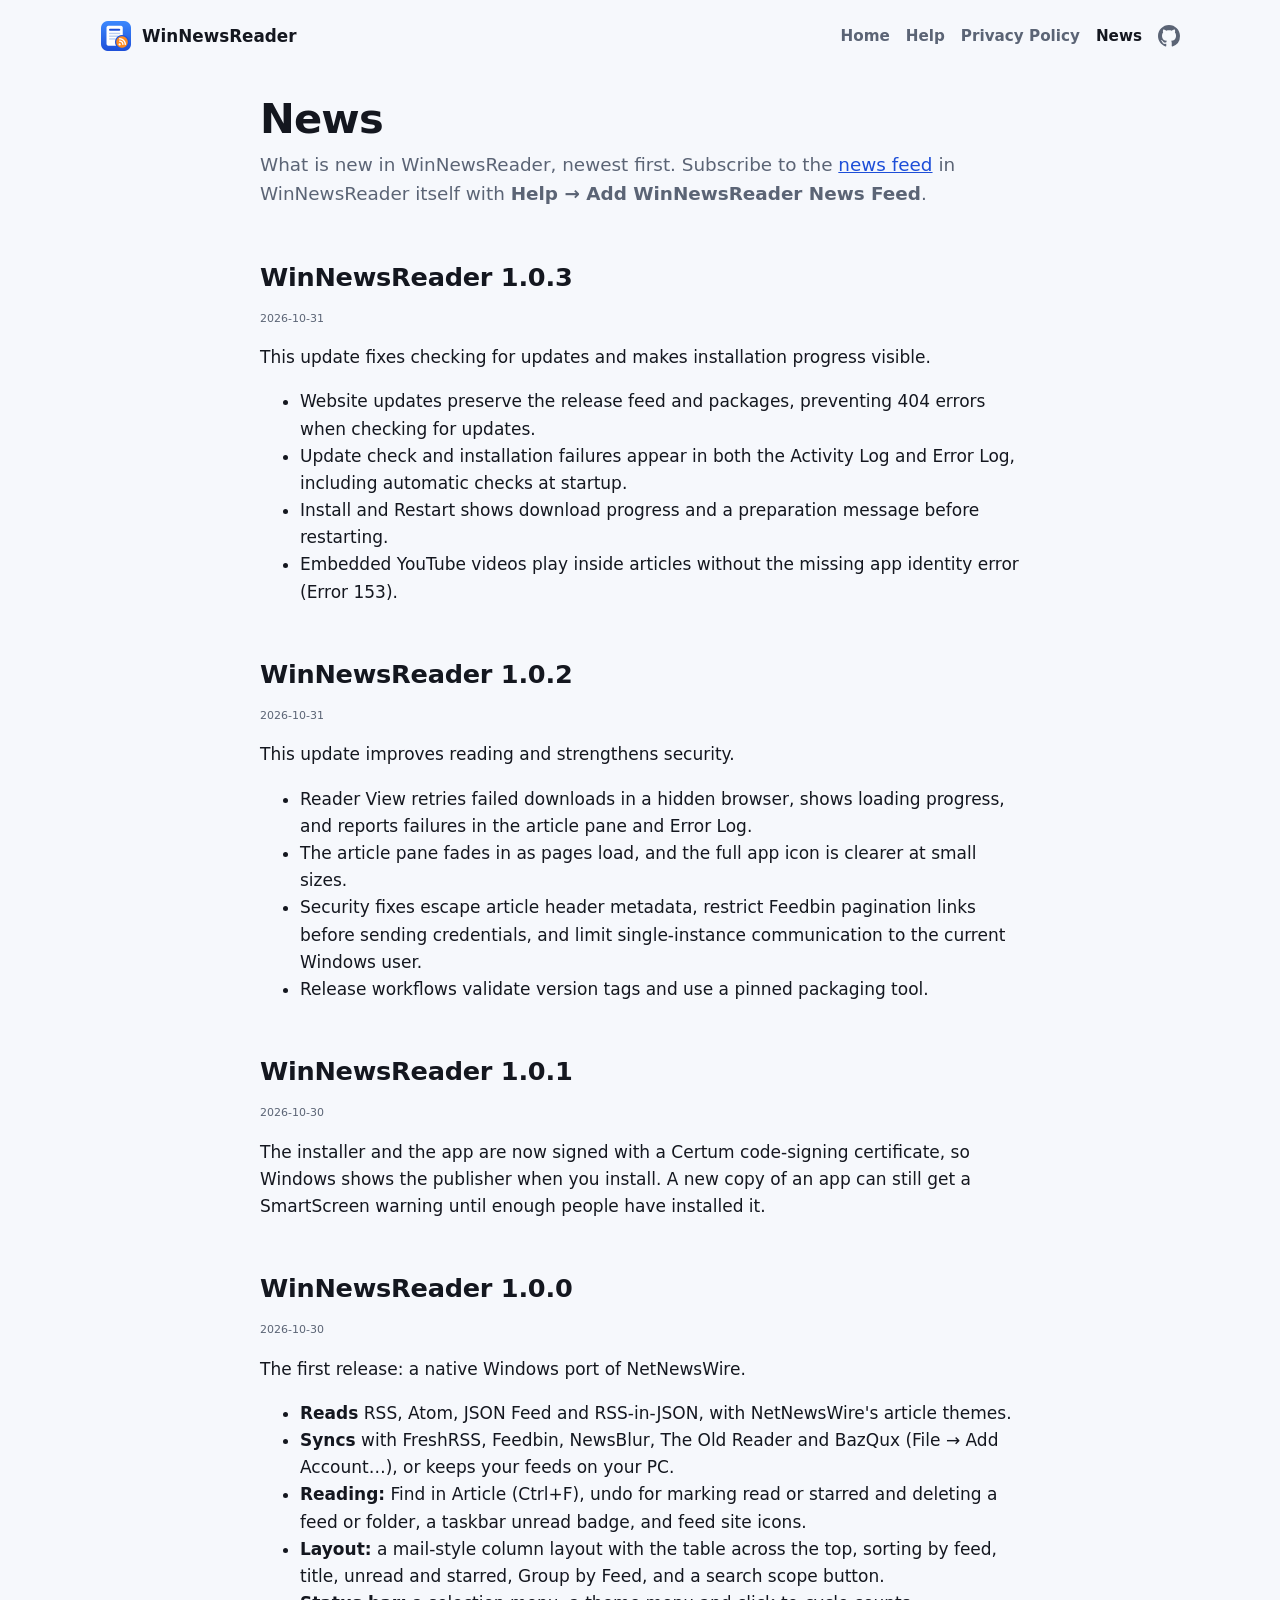
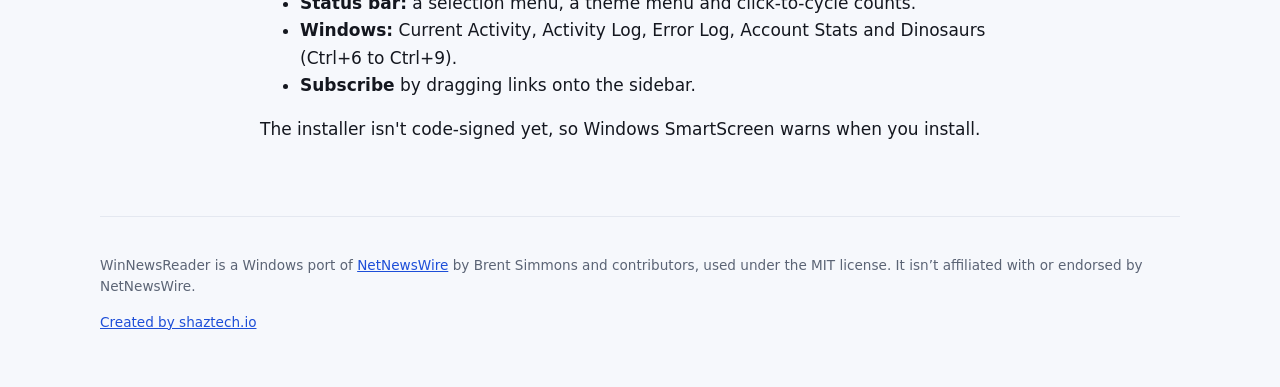
<file: site/news/index.html>
<!doctype html>
<html lang="en">
<head>
	<meta charset="utf-8">
	<meta name="viewport" content="width=device-width, initial-scale=1">
	<title>WinNewsReader News</title>
	<meta name="description" content="What is new in WinNewsReader.">
	<meta name="color-scheme" content="light dark">
	<meta property="og:image" content="https://winnewsreader.com/icon.png">
	<link rel="icon" href="../favicon.ico" sizes="any">
	<link rel="icon" href="../icon.png" type="image/png">
	<link rel="alternate" type="application/atom+xml" title="WinNewsReader News" href="../feed.xml">
	<link rel="stylesheet" href="../styles.css">
</head>
<body>
	<header class="top">
		<a class="brand" href="/">
			<img src="../icon.png" alt="" width="32" height="32">
			<span>WinNewsReader</span>
		</a>
		<nav class="links"><a href="/">Home</a> <a href="/help/">Help</a> <a href="/privacy/">Privacy Policy</a> <a href="/news/" aria-current="page">News</a> <a class="github" href="https://github.com/shaztechio/WinNewsReader" aria-label="WinNewsReader on GitHub" title="View on GitHub"><svg viewBox="0 0 16 16" width="22" height="22" aria-hidden="true" fill="currentColor"><path d="M8 0C3.58 0 0 3.58 0 8c0 3.54 2.29 6.53 5.47 7.59.4.07.55-.17.55-.38 0-.19-.01-.82-.01-1.49-2.01.37-2.53-.49-2.69-.94-.09-.23-.48-.94-.82-1.13-.28-.15-.68-.52-.01-.53.63-.01 1.08.58 1.23.82.72 1.21 1.87.87 2.33.66.07-.52.28-.87.51-1.07-1.78-.2-3.64-.89-3.64-3.95 0-.87.31-1.59.82-2.15-.08-.2-.36-1.02.08-2.12 0 0 .67-.21 2.2.82.64-.18 1.32-.27 2-.27.68 0 1.36.09 2 .27 1.53-1.04 2.2-.82 2.2-.82.44 1.1.16 1.92.08 2.12.51.56.82 1.27.82 2.15 0 3.07-1.87 3.75-3.65 3.95.29.25.54.73.54 1.48 0 1.07-.01 1.93-.01 2.2 0 .21.15.46.55.38A8.013 8.013 0 0 0 16 8c0-4.42-3.58-8-8-8z"/></svg></a></nav>
	</header>

	<main class="doc">
		<h1>News</h1>
		<p class="lede">What is new in WinNewsReader, newest first. Subscribe to the <a href="../feed.xml">news feed</a> in WinNewsReader itself with <strong>Help → Add WinNewsReader News Feed</strong>.</p>
		<article id="v1.0.3">
			<h2><a href="#v1.0.3">WinNewsReader 1.0.3</a></h2>
			<p class="meta"><time datetime="2026-10-31">2026-10-31</time></p>
			<p>This update fixes checking for updates and makes installation progress visible.</p>
			<ul>
				<li>Website updates preserve the release feed and packages, preventing 404 errors when checking for updates.</li>
				<li>Update check and installation failures appear in both the Activity Log and Error Log, including automatic checks at startup.</li>
				<li>Install and Restart shows download progress and a preparation message before restarting.</li>
				<li>Embedded YouTube videos play inside articles without the missing app identity error (Error 153).</li>
			</ul>
		</article>
		<article id="v1.0.2">
			<h2><a href="#v1.0.2">WinNewsReader 1.0.2</a></h2>
			<p class="meta"><time datetime="2026-10-31">2026-10-31</time></p>
			<p>This update improves reading and strengthens security.</p><ul><li>Reader View retries failed downloads in a hidden browser, shows loading progress, and reports failures in the article pane and Error Log.</li><li>The article pane fades in as pages load, and the full app icon is clearer at small sizes.</li><li>Security fixes escape article header metadata, restrict Feedbin pagination links before sending credentials, and limit single-instance communication to the current Windows user.</li><li>Release workflows validate version tags and use a pinned packaging tool.</li></ul>
		</article>
		<article id="v1.0.1">
			<h2><a href="#v1.0.1">WinNewsReader 1.0.1</a></h2>
			<p class="meta"><time datetime="2026-10-30">2026-10-30</time></p>
			<p>The installer and the app are now signed with a Certum code-signing certificate, so Windows shows the publisher when you install. A new copy of an app can still get a SmartScreen warning until enough people have installed it.</p>
		</article>
		<article id="v1.0.0">
			<h2><a href="#v1.0.0">WinNewsReader 1.0.0</a></h2>
			<p class="meta"><time datetime="2026-10-30">2026-10-30</time></p>
			<p>The first release: a native Windows port of NetNewsWire.</p>
			<ul>
				<li><strong>Reads</strong> RSS, Atom, JSON Feed and RSS-in-JSON, with NetNewsWire's article themes.</li>
				<li><strong>Syncs</strong> with FreshRSS, Feedbin, NewsBlur, The Old Reader and BazQux (File → Add Account…), or keeps your feeds on your PC.</li>
				<li><strong>Reading:</strong> Find in Article (Ctrl+F), undo for marking read or starred and deleting a feed or folder, a taskbar unread badge, and feed site icons.</li>
				<li><strong>Layout:</strong> a mail-style column layout with the table across the top, sorting by feed, title, unread and starred, Group by Feed, and a search scope button.</li>
				<li><strong>Status bar:</strong> a selection menu, a theme menu and click-to-cycle counts.</li>
				<li><strong>Windows:</strong> Current Activity, Activity Log, Error Log, Account Stats and Dinosaurs (Ctrl+6 to Ctrl+9).</li>
				<li><strong>Subscribe</strong> by dragging links onto the sidebar.</li>
			</ul>
			<p>The installer isn't code-signed yet, so Windows SmartScreen warns when you install.</p>
		</article>
	</main>

	<footer>
		<p>
			WinNewsReader is a Windows port of <a href="https://github.com/Ranchero-Software/NetNewsWire">NetNewsWire</a>
			by Brent Simmons and contributors, used under the MIT license. It isn’t affiliated with or endorsed by NetNewsWire.
		</p>
		<p><a href="https://shaztech.io/">Created by shaztech.io</a></p>
	</footer>
</body>
</html>
</file>
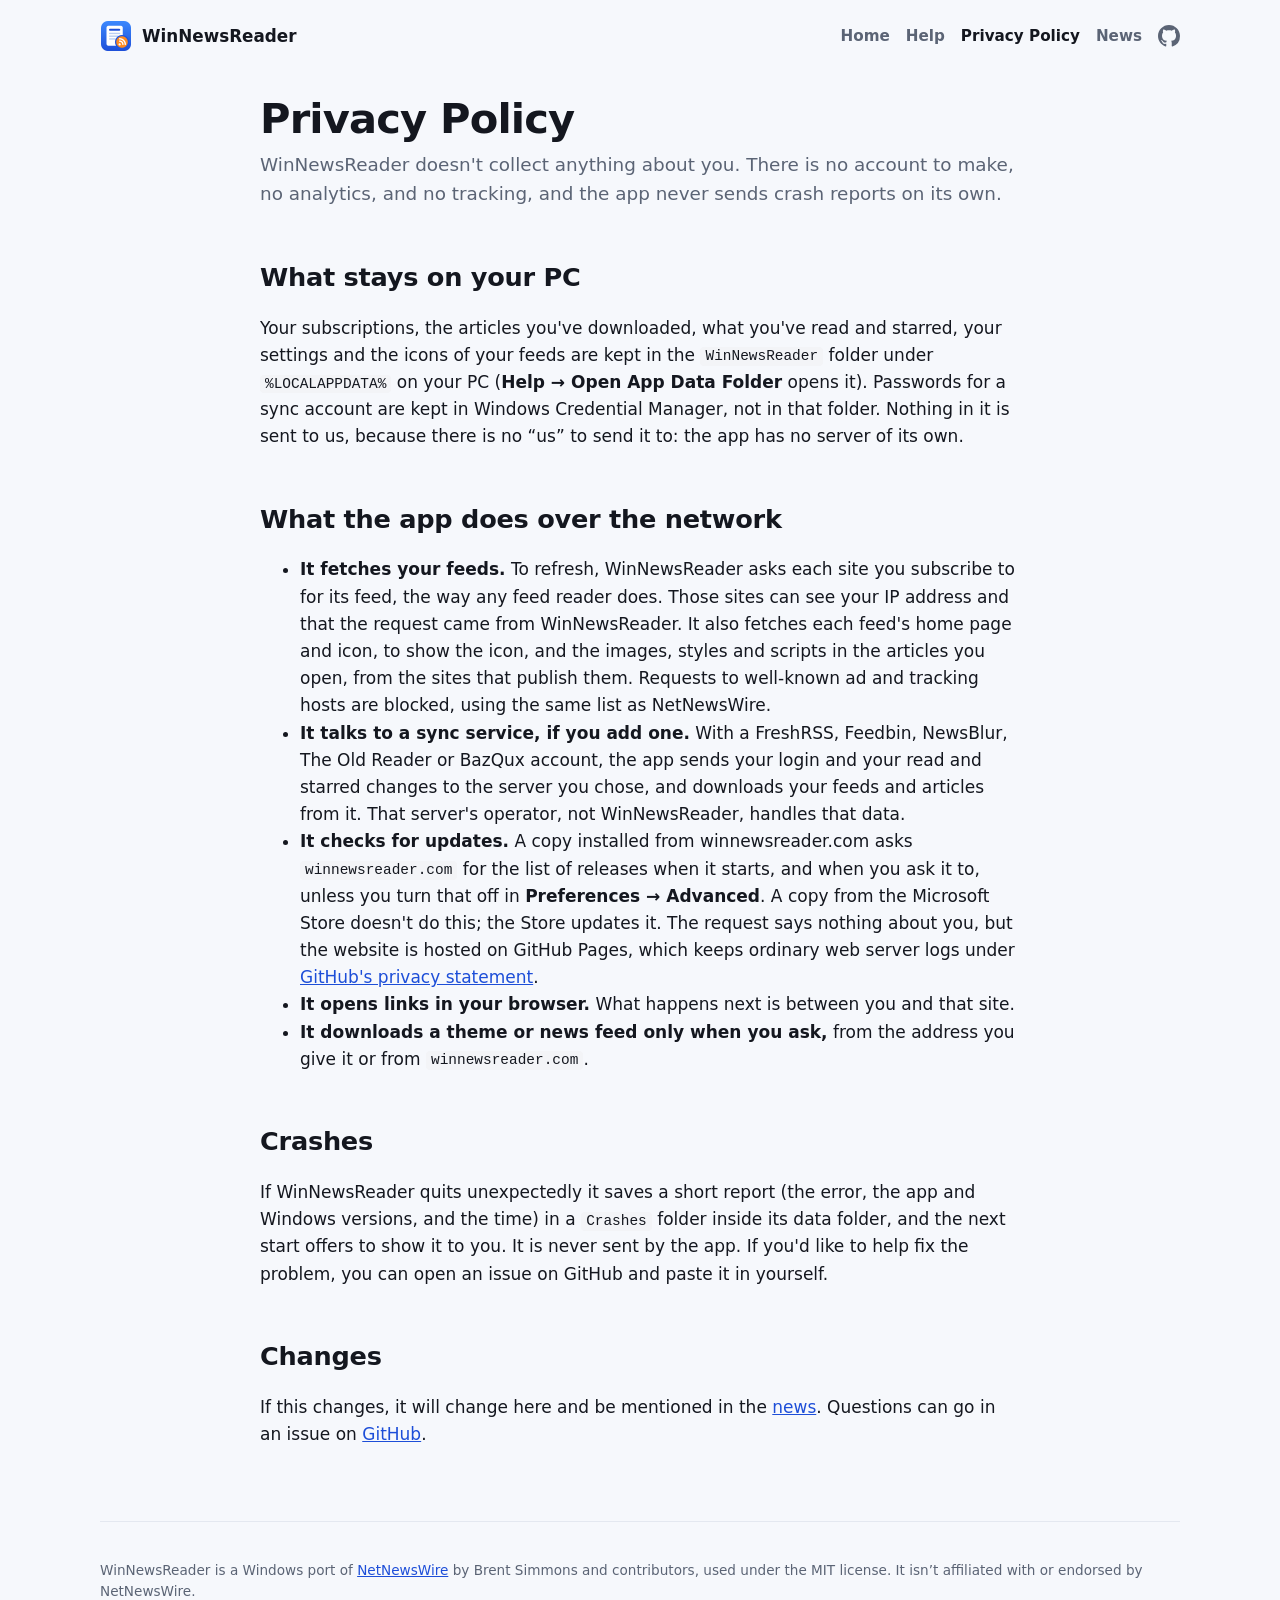
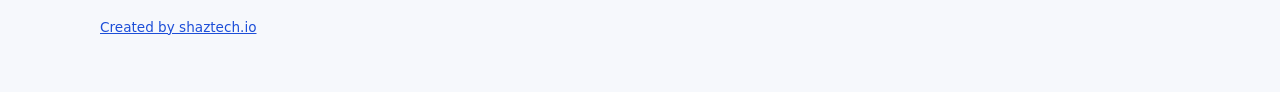
<file: site/privacy/index.html>
<!doctype html>
<html lang="en">
<head>
	<meta charset="utf-8">
	<meta name="viewport" content="width=device-width, initial-scale=1">
	<title>WinNewsReader Privacy Policy</title>
	<meta name="description" content="What WinNewsReader does and doesn't do with your data.">
	<meta name="color-scheme" content="light dark">
	<meta property="og:image" content="https://winnewsreader.com/icon.png">
	<link rel="icon" href="../favicon.ico" sizes="any">
	<link rel="icon" href="../icon.png" type="image/png">
	<link rel="stylesheet" href="../styles.css">
</head>
<body>
	<header class="top">
		<a class="brand" href="/">
			<img src="../icon.png" alt="" width="32" height="32">
			<span>WinNewsReader</span>
		</a>
		<nav class="links"><a href="/">Home</a> <a href="/help/">Help</a> <a href="/privacy/" aria-current="page">Privacy Policy</a> <a href="/news/">News</a> <a class="github" href="https://github.com/shaztechio/WinNewsReader" aria-label="WinNewsReader on GitHub" title="View on GitHub"><svg viewBox="0 0 16 16" width="22" height="22" aria-hidden="true" fill="currentColor"><path d="M8 0C3.58 0 0 3.58 0 8c0 3.54 2.29 6.53 5.47 7.59.4.07.55-.17.55-.38 0-.19-.01-.82-.01-1.49-2.01.37-2.53-.49-2.69-.94-.09-.23-.48-.94-.82-1.13-.28-.15-.68-.52-.01-.53.63-.01 1.08.58 1.23.82.72 1.21 1.87.87 2.33.66.07-.52.28-.87.51-1.07-1.78-.2-3.64-.89-3.64-3.95 0-.87.31-1.59.82-2.15-.08-.2-.36-1.02.08-2.12 0 0 .67-.21 2.2.82.64-.18 1.32-.27 2-.27.68 0 1.36.09 2 .27 1.53-1.04 2.2-.82 2.2-.82.44 1.1.16 1.92.08 2.12.51.56.82 1.27.82 2.15 0 3.07-1.87 3.75-3.65 3.95.29.25.54.73.54 1.48 0 1.07-.01 1.93-.01 2.2 0 .21.15.46.55.38A8.013 8.013 0 0 0 16 8c0-4.42-3.58-8-8-8z"/></svg></a></nav>
	</header>

	<main class="doc">
		<h1>Privacy Policy</h1>
		<p class="lede">WinNewsReader doesn't collect anything about you. There is no account to make, no analytics, and no tracking, and the app never sends crash reports on its own.</p>

		<h2>What stays on your PC</h2>
		<p>Your subscriptions, the articles you've downloaded, what you've read and starred, your settings and the icons of your feeds are kept in the <code>WinNewsReader</code> folder under <code>%LOCALAPPDATA%</code> on your PC (<strong>Help → Open App Data Folder</strong> opens it). Passwords for a sync account are kept in Windows Credential Manager, not in that folder. Nothing in it is sent to us, because there is no “us” to send it to: the app has no server of its own.</p>

		<h2>What the app does over the network</h2>
		<ul>
			<li><strong>It fetches your feeds.</strong> To refresh, WinNewsReader asks each site you subscribe to for its feed, the way any feed reader does. Those sites can see your IP address and that the request came from WinNewsReader. It also fetches each feed's home page and icon, to show the icon, and the images, styles and scripts in the articles you open, from the sites that publish them. Requests to well-known ad and tracking hosts are blocked, using the same list as NetNewsWire.</li>
			<li><strong>It talks to a sync service, if you add one.</strong> With a FreshRSS, Feedbin, NewsBlur, The Old Reader or BazQux account, the app sends your login and your read and starred changes to the server you chose, and downloads your feeds and articles from it. That server's operator, not WinNewsReader, handles that data.</li>
			<li><strong>It checks for updates.</strong> A copy installed from winnewsreader.com asks <code>winnewsreader.com</code> for the list of releases when it starts, and when you ask it to, unless you turn that off in <strong>Preferences → Advanced</strong>. A copy from the Microsoft Store doesn't do this; the Store updates it. The request says nothing about you, but the website is hosted on GitHub Pages, which keeps ordinary web server logs under <a href="https://docs.github.com/en/site-policy/privacy-policies/github-general-privacy-statement">GitHub's privacy statement</a>.</li>
			<li><strong>It opens links in your browser.</strong> What happens next is between you and that site.</li>
			<li><strong>It downloads a theme or news feed only when you ask,</strong> from the address you give it or from <code>winnewsreader.com</code>.</li>
		</ul>

		<h2>Crashes</h2>
		<p>If WinNewsReader quits unexpectedly it saves a short report (the error, the app and Windows versions, and the time) in a <code>Crashes</code> folder inside its data folder, and the next start offers to show it to you. It is never sent by the app. If you'd like to help fix the problem, you can open an issue on GitHub and paste it in yourself.</p>

		<h2>Changes</h2>
		<p>If this changes, it will change here and be mentioned in the <a href="/news/">news</a>. Questions can go in an issue on <a href="https://github.com/shaztechio/WinNewsReader/issues">GitHub</a>.</p>
	</main>

	<footer>
		<p>
			WinNewsReader is a Windows port of <a href="https://github.com/Ranchero-Software/NetNewsWire">NetNewsWire</a>
			by Brent Simmons and contributors, used under the MIT license. It isn’t affiliated with or endorsed by NetNewsWire.
		</p>
		<p><a href="https://shaztech.io/">Created by shaztech.io</a></p>
	</footer>
</body>
</html>
</file>
<file: site/styles.css>
:root {
	--bg: #f6f8fc;
	--surface: #ffffff;
	--layer: #f3f4f7;
	--text: #14171f;
	--muted: #5b6475;
	--faint: #d9dee8;
	--line: #e4e8f0;
	--blue: #1d4ed8;
	--blue-bright: #3d8bff;
	--orange: #ff8a1f;
	--selected: #e6eefc;
	--shadow: 0 24px 60px -20px rgb(20 40 90 / 0.35), 0 2px 8px rgb(20 40 90 / 0.08);
	color-scheme: light dark;
}

@media (prefers-color-scheme: dark) {
	:root {
		--bg: #0f1218;
		--surface: #1b1f27;
		--layer: #161a21;
		--text: #e9ecf2;
		--muted: #a2abbb;
		--faint: #343b48;
		--line: #2a303b;
		--blue: #6ea8ff;
		--selected: #233150;
		--shadow: 0 24px 60px -20px rgb(0 0 0 / 0.7), 0 2px 8px rgb(0 0 0 / 0.4);
	}
}

* {
	box-sizing: border-box;
}

body {
	margin: 0;
	background: var(--bg);
	color: var(--text);
	font: 17px/1.6 "Segoe UI Variable Text", "Segoe UI", system-ui, -apple-system, sans-serif;
	-webkit-font-smoothing: antialiased;
}

a {
	color: var(--blue);
}

kbd {
	font: 0.85em "Cascadia Mono", Consolas, monospace;
	padding: 0.05em 0.4em;
	border: 1px solid var(--faint);
	border-radius: 4px;
	background: var(--surface);
}

main,
.top,
footer {
	width: min(1080px, 100% - 32px);
	margin-inline: auto;
}

.top {
	display: flex;
	align-items: center;
	justify-content: space-between;
	padding-block: 20px;
}

.brand {
	display: flex;
	align-items: center;
	gap: 10px;
	color: inherit;
	text-decoration: none;
	font-weight: 600;
	font-size: 1.05rem;
}

.status {
	font-size: 0.8rem;
	font-weight: 600;
	color: #8a4300;
	background: #ffe7cf;
	padding: 4px 10px;
	border-radius: 999px;
}

@media (prefers-color-scheme: dark) {
	.status {
		color: #ffc58f;
		background: #3d2510;
	}
}

.hero {
	text-align: center;
	padding: 48px 0 40px;
}

.hero-icon {
	width: 112px;
	height: 112px;
	filter: drop-shadow(0 12px 24px rgb(29 78 216 / 0.3));
}

h1 {
	font: 700 clamp(2.2rem, 6vw, 3.6rem) / 1.1 "Segoe UI Variable Display", "Segoe UI", system-ui, sans-serif;
	letter-spacing: -0.02em;
	margin: 24px 0 16px;
}

.lede {
	max-width: 40em;
	margin: 0 auto;
	font-size: 1.15rem;
	color: var(--muted);
}

.download {
	margin-top: 28px;
}

.badge {
	display: inline-flex;
	align-items: center;
	gap: 12px;
	padding: 10px 22px 10px 16px;
	border-radius: 12px;
	background: var(--blue);
	color: #fff;
	text-decoration: none;
	text-align: left;
	box-shadow: 0 8px 20px -8px rgb(29 78 216 / 0.6);
}

.badge:hover {
	background: #1e40af;
}

.badge:focus-visible {
	outline: 3px solid var(--blue-bright);
	outline-offset: 3px;
}

.badge span {
	display: flex;
	flex-direction: column;
	line-height: 1.2;
}

.badge small {
	font-size: 0.75rem;
	opacity: 0.85;
}

.badge strong {
	font-size: 1.2rem;
	font-weight: 600;
}

.badge.store {
	margin-left: 12px;
	background: #171717;
	color: #fff;
	box-shadow: 0 8px 20px -8px rgb(0 0 0 / 0.4);
}

.badge.store:hover {
	background: #333;
}

@media (max-width: 640px) {
	.badge.store {
		margin: 12px 0 0;
	}
}

.note {
	margin-top: 20px;
	font-size: 0.95rem;
	color: var(--muted);
}

/* The window illustration. */

.window {
	margin: 0 0 72px;
	border-radius: 10px;
	overflow: hidden;
	background: var(--surface);
	border: 1px solid var(--line);
	box-shadow: var(--shadow);
	font-size: 13px;
	line-height: 1.4;
}

.titlebar {
	display: flex;
	align-items: center;
	gap: 8px;
	padding: 8px 12px;
	color: var(--muted);
	font-size: 12px;
	background: var(--layer);
}

.controls {
	margin-left: auto;
	display: flex;
	gap: 18px;
}

.controls i {
	width: 10px;
	height: 1px;
	background: var(--muted);
}

.panes {
	display: grid;
	grid-template-columns: 200px 260px 1fr;
	min-height: 360px;
}

.panes p {
	margin: 0;
}

.sidebar {
	padding: 10px 8px;
	background: linear-gradient(180deg, color-mix(in srgb, var(--blue-bright) 6%, var(--layer)), var(--layer));
}

.group {
	font-weight: 600;
	padding: 8px 10px 4px;
}

.row {
	display: flex;
	align-items: center;
	gap: 10px;
	padding: 5px 10px 5px 22px;
	border-radius: 5px;
}

.row em {
	margin-left: auto;
	font-style: normal;
	color: var(--muted);
}

.row.selected {
	background: var(--selected);
	box-shadow: inset 3px 0 0 var(--blue-bright);
}

.glyph,
.folder,
.dot {
	width: 13px;
	height: 13px;
	flex: none;
	border-radius: 3px;
	border: 1.5px solid var(--muted);
}

.folder {
	border-radius: 2px 4px 2px 2px;
}

.dot {
	border: none;
	border-radius: 3px;
}

.dot.blue {
	background: var(--blue-bright);
}

.dot.orange {
	background: var(--orange);
}

.timeline {
	border-inline: 1px solid var(--line);
	padding: 6px;
}

.item {
	position: relative;
	padding: 10px 10px 10px 22px;
	border-radius: 6px;
}

.item.unread::before {
	content: "";
	position: absolute;
	left: 8px;
	top: 16px;
	width: 7px;
	height: 7px;
	border-radius: 50%;
	background: var(--blue-bright);
}

.item.active {
	background: var(--selected);
}

.title {
	font-weight: 600;
	margin-bottom: 6px !important;
}

.line {
	height: 7px;
	border-radius: 4px;
	background: var(--faint);
	margin-bottom: 6px !important;
}

.line.short {
	width: 70%;
}

.line.shorter {
	width: 45%;
}

.meta {
	color: var(--muted);
	font-size: 11px;
}

.article {
	padding: 28px 36px;
}

.headline {
	font-size: 22px;
	font-weight: 700;
}

.article .meta {
	margin: 6px 0 22px !important;
}

.article .line {
	height: 9px;
	margin-bottom: 11px !important;
}

.block {
	height: 110px;
	margin: 18px 0 !important;
	border-radius: 8px;
	background: linear-gradient(135deg, color-mix(in srgb, var(--blue-bright) 35%, var(--faint)), color-mix(in srgb, var(--orange) 30%, var(--faint)));
}

/* Sections. */

h2 {
	font-size: 1.6rem;
	letter-spacing: -0.01em;
	margin: 0 0 24px;
}

.feature-eyebrow {
	margin: 0 0 8px;
	color: var(--blue);
	font-size: 0.8rem;
	font-weight: 700;
	letter-spacing: 0.1em;
	text-transform: uppercase;
}

.features h2 {
	margin-bottom: 10px;
	font-size: clamp(1.8rem, 4vw, 2.5rem);
	letter-spacing: -0.03em;
}

.feature-intro {
	margin: 0 0 30px;
	color: var(--muted);
	font-size: 1.1rem;
}

.grid {
	list-style: none;
	padding: 0;
	margin: 0 0 72px;
	display: grid;
	grid-template-columns: repeat(3, minmax(0, 1fr));
	gap: 16px;
}

.grid > li {
	--accent: var(--blue);
	background: linear-gradient(135deg, color-mix(in srgb, var(--accent) 7%, var(--surface)), var(--surface) 75%);
	border: 1px solid color-mix(in srgb, var(--accent) 18%, var(--line));
	border-radius: 20px;
	padding: 28px;
	box-shadow: 0 4px 16px rgb(20 40 90 / 0.04);
}

.grid > li:nth-child(3n + 2) { --accent: #c26b18; }
.grid > li:nth-child(3n) { --accent: #8b6bd6; }

.feature-icon {
	display: inline-flex;
	align-items: center;
	justify-content: center;
	width: 52px;
	height: 52px;
	margin-bottom: 22px;
	border-radius: 15px;
	color: var(--accent);
	background: color-mix(in srgb, var(--accent) 12%, var(--surface));
	border: 1px solid color-mix(in srgb, var(--accent) 15%, transparent);
}

.grid h3 {
	margin: 0 0 10px;
	font-size: 1.15rem;
	letter-spacing: -0.015em;
}


.grid p {
	margin: 0;
	max-width: 46ch;
	color: var(--muted);
	font-size: 0.95rem;
	line-height: 1.7;
}

@media (max-width: 760px) {
	.grid { grid-template-columns: repeat(2, minmax(0, 1fr)); }

}

@media (max-width: 480px) {
	.grid { grid-template-columns: minmax(0, 1fr); }
	.grid > li { padding: 24px; }
}

.grid strong { color: var(--text); }

.coming-soon {
	display: inline-block;
	margin-bottom: 22px;
	padding: 4px 10px;
	border: 1px solid #e9d58b;
	background: #fff3c4;
	border-radius: 6px;
	color: #765b12;
	font-size: 0.75rem;
	font-weight: 500;
	line-height: 1.5;
}

footer {
	border-top: 1px solid var(--line);
	padding: 24px 0 40px;
	font-size: 0.85rem;
	color: var(--muted);
}

/* Header links. */

.links {
	display: flex;
	align-items: center;
	gap: 16px;
}

.links a {
	color: var(--muted);
	text-decoration: none;
	font-weight: 600;
	font-size: 0.95rem;
}

.links a:hover,
.links a[aria-current="page"] {
	color: var(--text);
}

.links a.github {
	display: inline-flex;
	line-height: 0;
}

/* Help pages: one readable column. */

.doc {
	width: min(760px, 100% - 32px);
	padding-bottom: 56px;
}

.doc h1 {
	font-size: clamp(2rem, 5vw, 2.6rem);
	margin: 24px 0 8px;
	text-align: left;
}

.doc .lede {
	margin: 0 0 24px;
	text-align: left;
	max-width: none;
}

.doc h2 {
	margin: 48px 0 12px;
	text-align: left;
	scroll-margin-top: 16px;
}

.doc article {
	scroll-margin-top: 16px;
}

.doc article h2 a {
	color: inherit;
	text-decoration: none;
}

.doc article h2 a:hover {
	text-decoration: underline;
}

.doc h3 {
	margin: 24px 0 8px;
	font-size: 1.05rem;
}

.doc section {
	scroll-margin-top: 16px;
}

.doc code {
	font: 0.85em "Cascadia Mono", Consolas, monospace;
	background: var(--layer);
	padding: 0.1em 0.35em;
	border-radius: 4px;
}

.doc figure.shot {
	margin: 24px 0;
}

.doc figure.shot img {
	display: block;
	width: 100%;
	height: auto;
	border: 1px solid var(--line);
	border-radius: 10px;
	box-shadow: var(--shadow);
}

.doc figure.shot.narrow img {
	width: auto;
	max-width: 100%;
}

.doc figure.shot figcaption {
	margin-top: 10px;
	font-size: 0.85rem;
	color: var(--muted);
	text-align: center;
}

.toc {
	background: var(--surface);
	border: 1px solid var(--line);
	border-radius: 12px;
	padding: 16px 24px;
}

.toc ol {
	margin: 0;
	padding-left: 1.2em;
	columns: 2;
	column-gap: 32px;
}

.toc a {
	text-decoration: none;
}

.doc table {
	width: 100%;
	border-collapse: collapse;
	font-size: 0.95rem;
}

.doc td {
	padding: 8px 12px 8px 0;
	border-bottom: 1px solid var(--line);
	vertical-align: top;
}

.doc td:first-child {
	white-space: nowrap;
	width: 1%;
	padding-right: 24px;
}

@media (max-width: 760px) {
	.toc ol {
		columns: 1;
	}

	.doc td:first-child {
		white-space: normal;
	}
}

/* Phones: the illustration keeps the article list and drops the other panes. */

@media (max-width: 760px) {
	.panes {
		grid-template-columns: 1fr;
		min-height: 0;
	}

	.sidebar,
	.article {
		display: none;
	}

	.timeline {
		border: none;
	}
}
</file>
